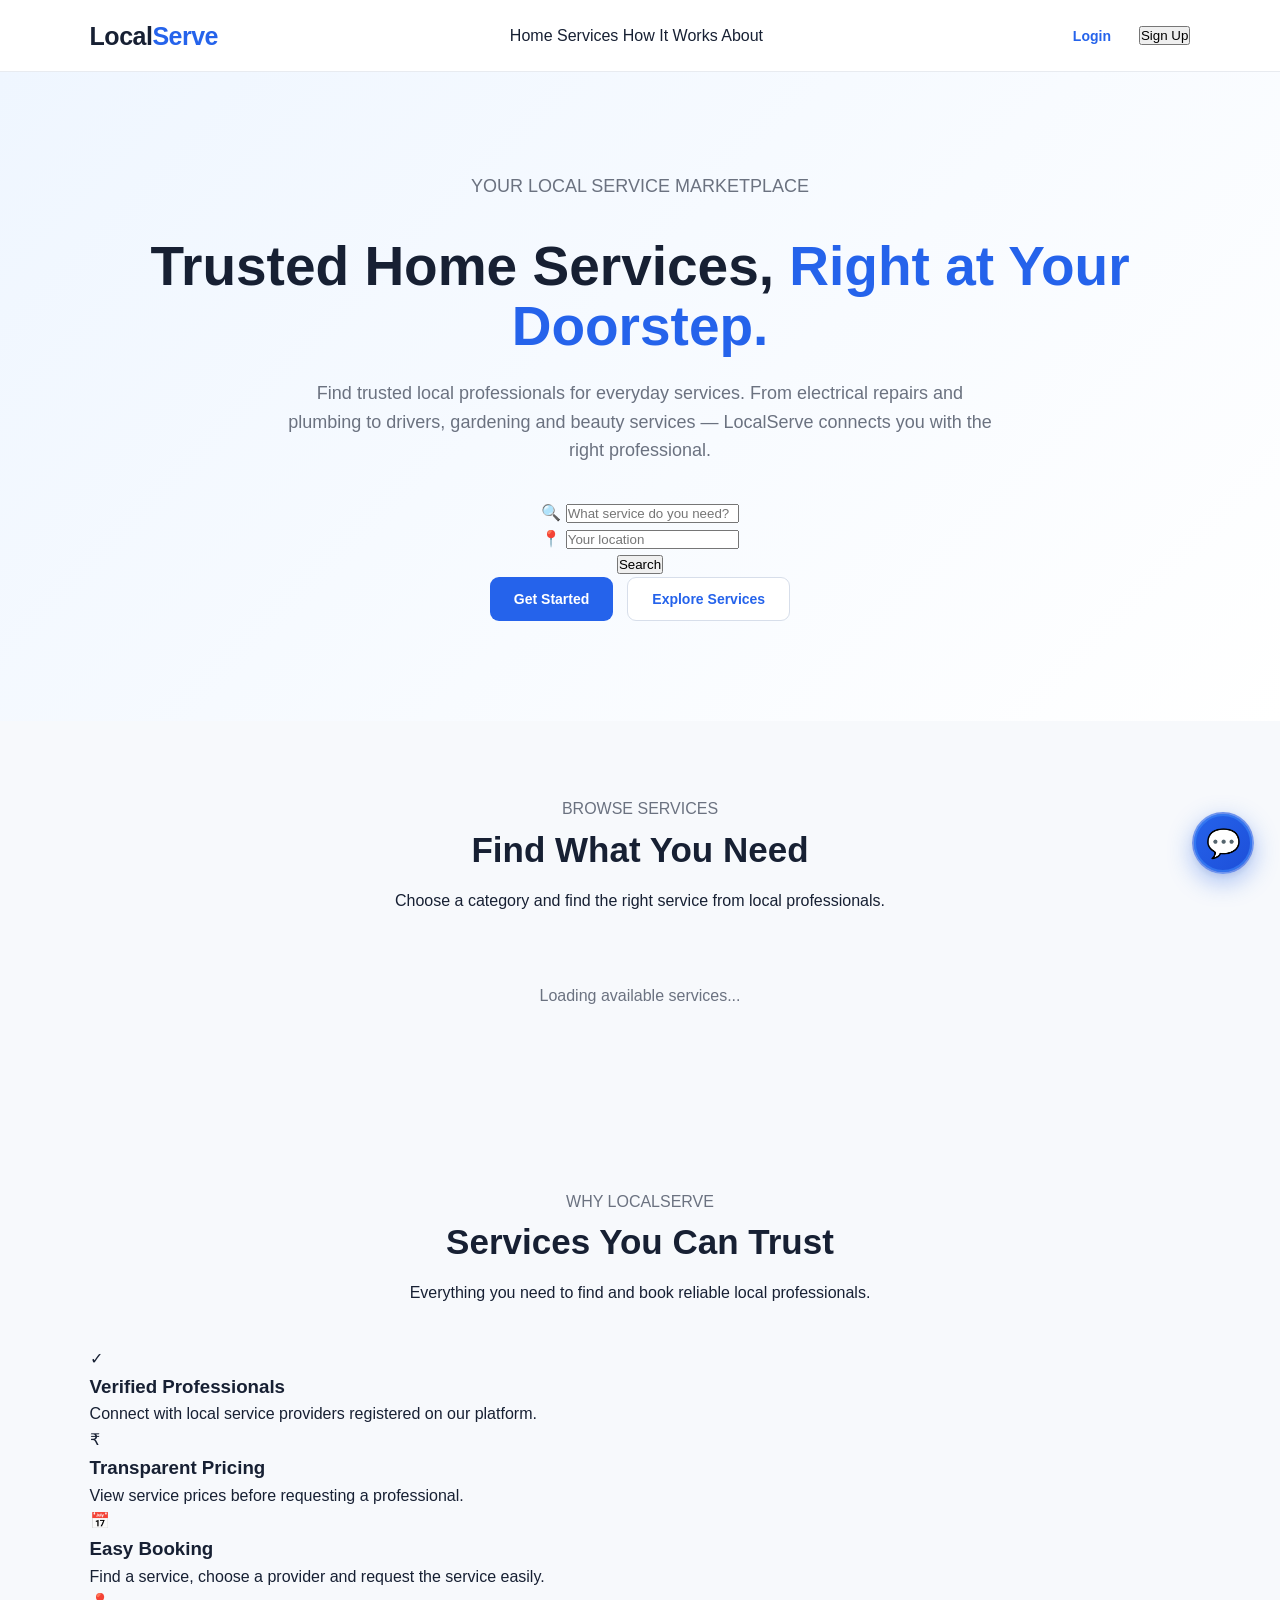
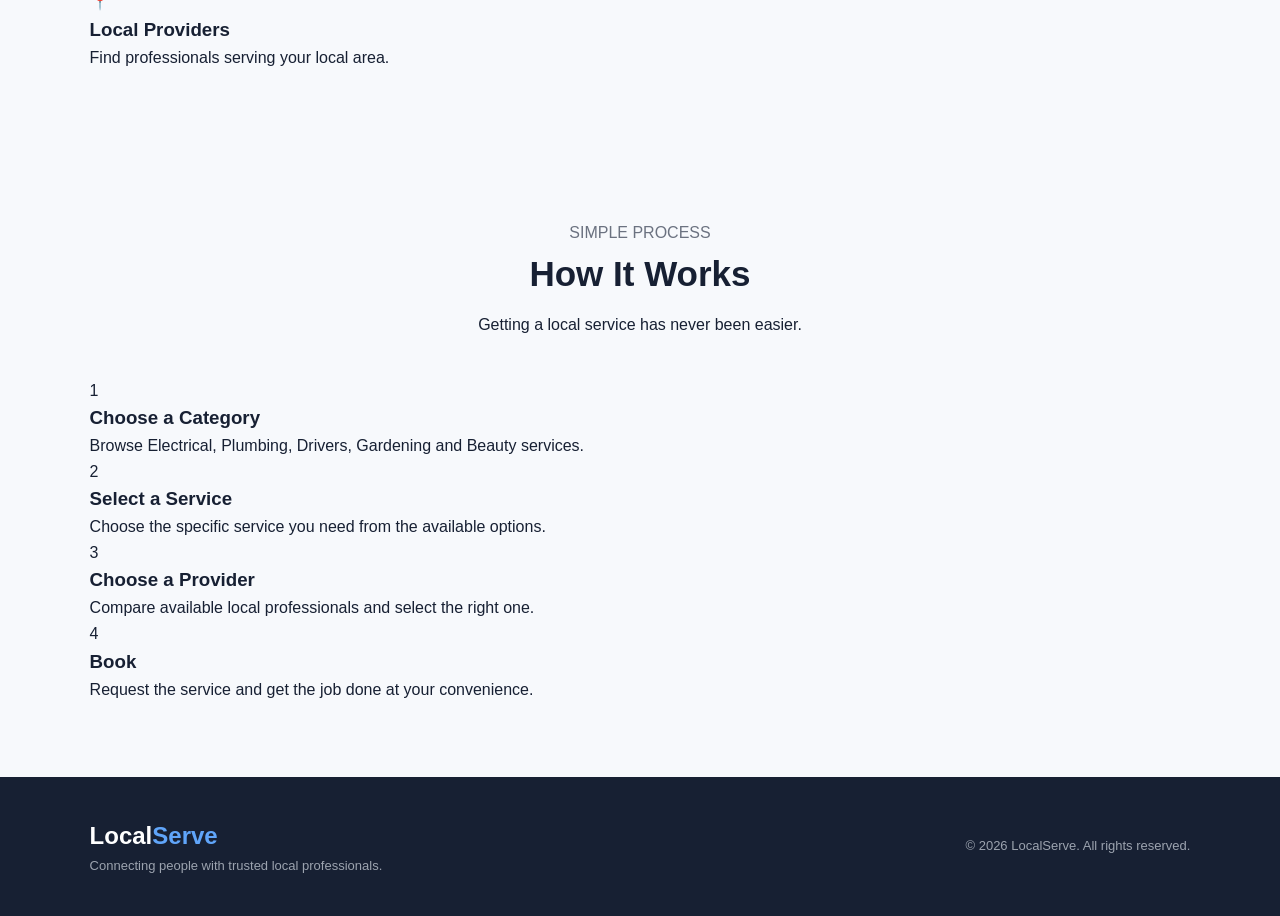
<file: Frontend/index.html>
<!DOCTYPE html>

<html lang="en">
<head>
    <meta charset="UTF-8">
    <meta name="viewport" content="width=device-width, initial-scale=1.0">
    <title>LocalServe | Trusted Local Services</title>

    <link rel="stylesheet" href="style.css">
    <link rel="stylesheet" href="chatbot.css">
</head>

<body>

<!-- ================= NAVBAR ================= -->

<header class="navbar">

    <div class="logo">
        Local<span>Serve</span>
    </div>

    <nav>
        <a href="index.html">Home</a>
        <a href="#services">Services</a>
        <a href="#how-it-works">How It Works</a>
        <a href="#about">About</a>
    </nav>

    <div class="nav-buttons">
        <button
            class="login-btn"
            onclick="goToLogin()">
            Login
        </button>

        <button
            class="signup-btn"
            onclick="goToRegister()">
            Sign Up
        </button>
    </div>

</header>


<main>

    <!-- ================= HERO ================= -->

    <section class="hero">

        <div class="hero-content">

            <p class="hero-tag">
                YOUR LOCAL SERVICE MARKETPLACE
            </p>

            <h1>
                Trusted Home Services,
                <span>Right at Your Doorstep.</span>
            </h1>

            <p class="hero-text">
                Find trusted local professionals for everyday
                services. From electrical repairs and plumbing
                to drivers, gardening and beauty services —
                LocalServe connects you with the right professional.
            </p>


            <!-- SEARCH -->

            <div class="hero-search">

                <div class="search-box">

                    <span class="search-icon">🔍</span>

                    <input
                        type="text"
                        id="homeServiceSearch"
                        placeholder="What service do you need?"
                    >

                </div>

                <div class="location-box">

                    <span>📍</span>

                    <input
                        type="text"
                        id="homeLocationSearch"
                        placeholder="Your location"
                    >

                </div>

                <button
                    class="hero-search-btn"
                    onclick="searchHomeServices()">

                    Search

                </button>

            </div>


            <div class="hero-buttons">

                <button
                    class="primary-btn"
                    onclick="goToRegister()">

                    Get Started

                </button>

                <button
                    class="secondary-btn"
                    onclick="scrollToServices()">

                    Explore Services

                </button>

            </div>

        </div>

    </section>


    <!-- ================= SERVICES ================= -->

    <section
        id="services"
        class="services-section">

        <div class="section-heading">

            <p>
                BROWSE SERVICES
            </p>

            <h2>
                Find What You Need
            </h2>

            <span>
                Choose a category and find the right service
                from local professionals.
            </span>

        </div>


        <!--
            JavaScript will automatically create
            the six category sections here.
        -->

        <div
            id="serviceCategories"
            class="category-container">

            <div class="services-loading">
                Loading available services...
            </div>

        </div>

    </section>


    <!-- ================= WHY LOCALSERVE ================= -->

    <section class="why-section">

        <div class="section-heading">

            <p>
                WHY LOCALSERVE
            </p>

            <h2>
                Services You Can Trust
            </h2>

            <span>
                Everything you need to find and book
                reliable local professionals.
            </span>

        </div>


        <div class="why-grid">

            <div class="why-card">

                <div class="why-icon">
                    ✓
                </div>

                <h3>
                    Verified Professionals
                </h3>

                <p>
                    Connect with local service providers
                    registered on our platform.
                </p>

            </div>


            <div class="why-card">

                <div class="why-icon">
                    ₹
                </div>

                <h3>
                    Transparent Pricing
                </h3>

                <p>
                    View service prices before requesting
                    a professional.
                </p>

            </div>


            <div class="why-card">

                <div class="why-icon">
                    📅
                </div>

                <h3>
                    Easy Booking
                </h3>

                <p>
                    Find a service, choose a provider
                    and request the service easily.
                </p>

            </div>


            <div class="why-card">

                <div class="why-icon">
                    📍
                </div>

                <h3>
                    Local Providers
                </h3>

                <p>
                    Find professionals serving your
                    local area.
                </p>

            </div>

        </div>

    </section>


    <!-- ================= HOW IT WORKS ================= -->

    <section
        id="how-it-works"
        class="how-section">

        <div class="section-heading">

            <p>
                SIMPLE PROCESS
            </p>

            <h2>
                How It Works
            </h2>

            <span>
                Getting a local service has never been easier.
            </span>

        </div>


        <div class="steps">

            <div class="step">

                <div class="step-number">
                    1
                </div>

                <h3>
                    Choose a Category
                </h3>

                <p>
                    Browse Electrical, Plumbing,
                    Drivers, Gardening and Beauty services.
                </p>

            </div>


            <div class="step">

                <div class="step-number">
                    2
                </div>

                <h3>
                    Select a Service
                </h3>

                <p>
                    Choose the specific service you
                    need from the available options.
                </p>

            </div>


            <div class="step">

                <div class="step-number">
                    3
                </div>

                <h3>
                    Choose a Provider
                </h3>

                <p>
                    Compare available local professionals
                    and select the right one.
                </p>

            </div>


            <div class="step">

                <div class="step-number">
                    4
                </div>

                <h3>
                    Book
                </h3>

                <p>
                    Request the service and get the
                    job done at your convenience.
                </p>

            </div>

        </div>

    </section>

</main>


<!-- ================= FOOTER ================= -->

<footer id="about">

    <div class="footer-content">

        <div>

            <h2>
                Local<span>Serve</span>
            </h2>

            <p>
                Connecting people with trusted
                local professionals.
            </p>

        </div>

        <div>

            <p>
                © 2026 LocalServe. All rights reserved.
            </p>

        </div>

    </div>

</footer>


<script src="script.js"></script>
<script src="chatbot.js"></script>

</body>
</html>
</file>
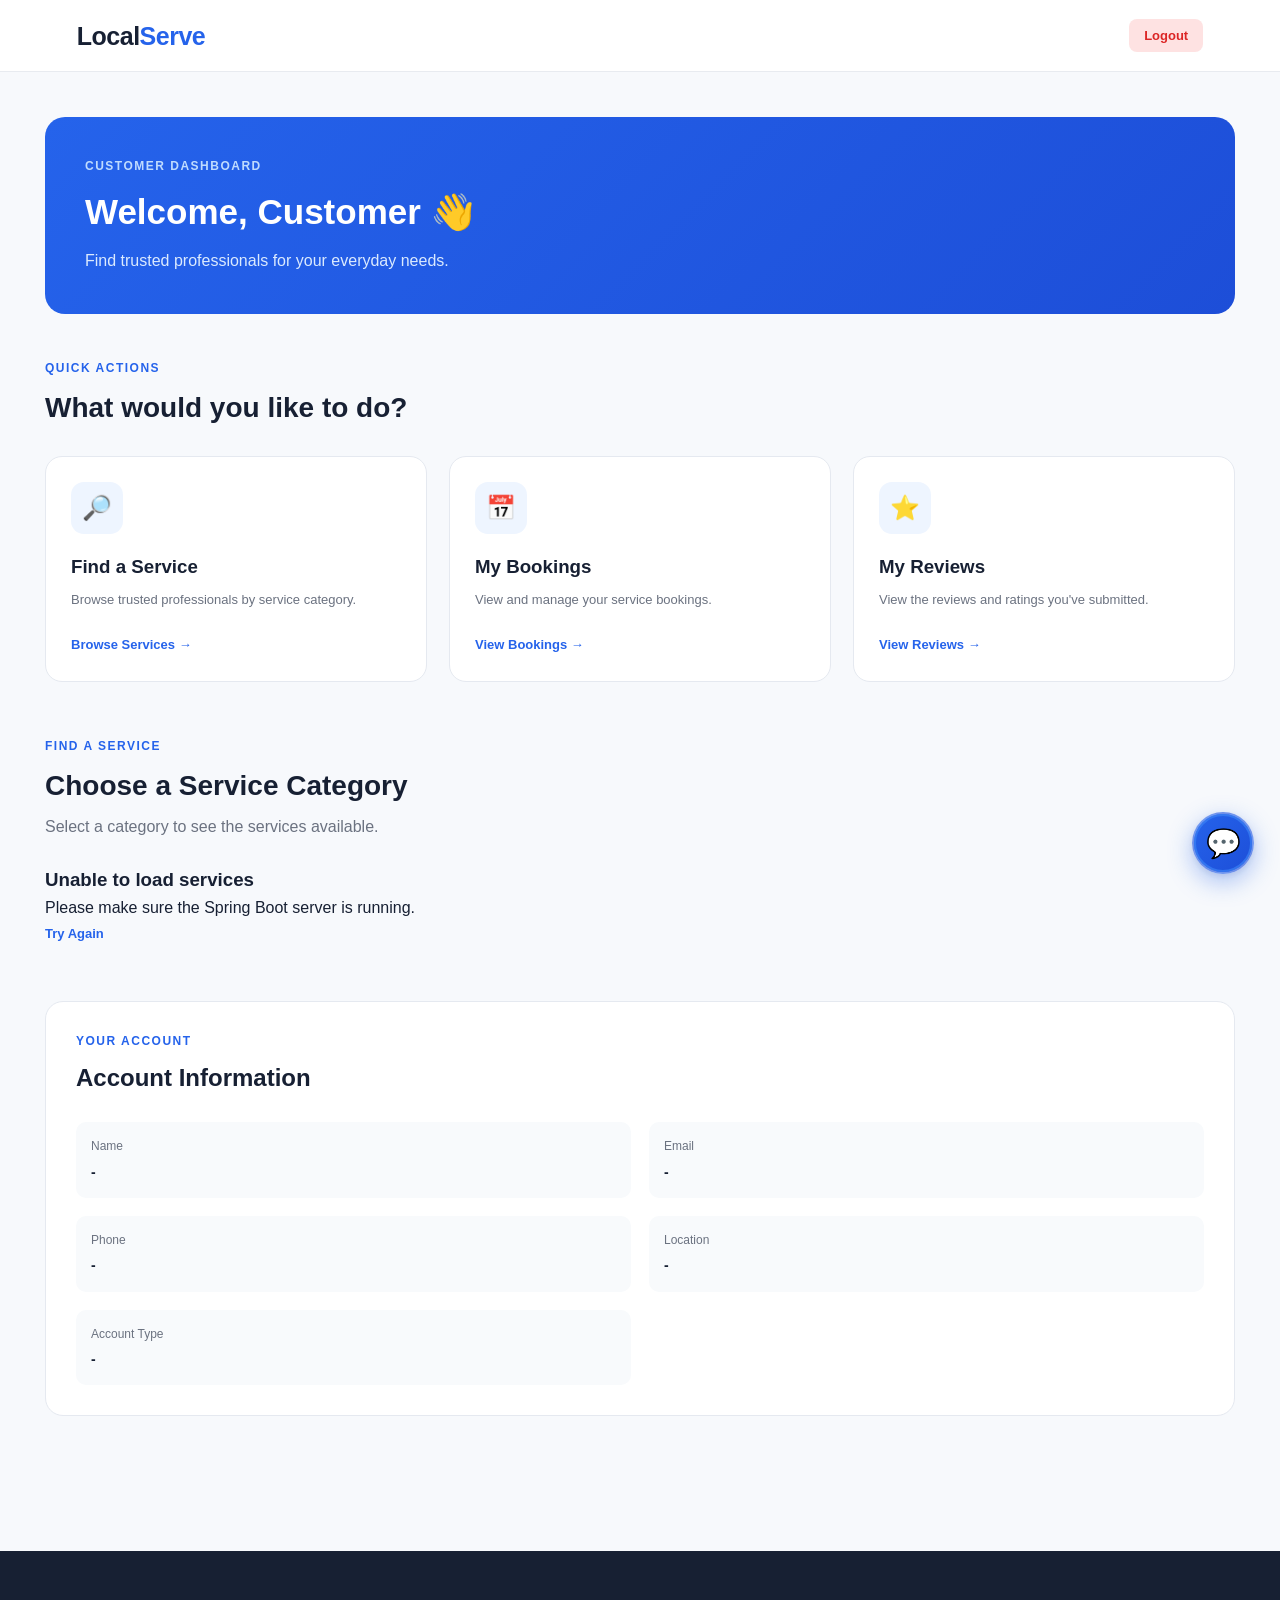
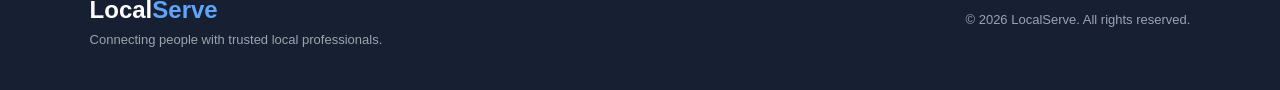
<file: Frontend/customer-dashboard.html>
<!DOCTYPE html>
<html lang="en">

<head>
    <meta charset="UTF-8">
    <meta name="viewport" content="width=device-width, initial-scale=1.0">

    <title>Customer Dashboard - LocalServe</title>

    <link rel="stylesheet" href="style.css">
    <link rel="stylesheet" href="chatbot.css">
</head>

<body>

<header class="dashboard-navbar">

    <div class="logo">
        Local<span>Serve</span>
    </div>

    <div class="dashboard-nav-right">

        <span id="userName"></span>

        <button class="logout-btn" onclick="logout()">
            Logout
        </button>

    </div>

</header>


<main class="dashboard">

    <!-- ================= WELCOME ================= -->

    <section class="dashboard-welcome">

        <div>

            <p class="dashboard-label">
                CUSTOMER DASHBOARD
            </p>

            <h1>
                Welcome, <span id="welcomeName">Customer</span> 👋
            </h1>

            <p>
                Find trusted professionals for your everyday needs.
            </p>

        </div>

    </section>


    <!-- ================= QUICK ACTIONS ================= -->

    <section class="dashboard-section">

        <div class="dashboard-section-heading">

            <div>

                <p class="dashboard-label">
                    QUICK ACTIONS
                </p>

                <h2>
                    What would you like to do?
                </h2>

            </div>

        </div>


        <div class="dashboard-cards">

            <!-- FIND SERVICE -->

            <div class="dashboard-card">

                <div class="dashboard-card-icon">
                    🔎
                </div>

                <h3>
                    Find a Service
                </h3>

                <p>
                    Browse trusted professionals by service category.
                </p>

                <button
                    class="dashboard-action"
                    onclick="findServices()">

                    Browse Services →

                </button>

            </div>


            <!-- BOOKINGS -->

            <div class="dashboard-card">

                <div class="dashboard-card-icon">
                    📅
                </div>

                <h3>
                    My Bookings
                </h3>

                <p>
                    View and manage your service bookings.
                </p>

                <button
                    class="dashboard-action"
                    onclick="viewBookings()">

                    View Bookings →

                </button>

            </div>


            <!-- REVIEWS -->

            <div class="dashboard-card">

                <div class="dashboard-card-icon">
                    ⭐
                </div>

                <h3>
                    My Reviews
                </h3>

                <p>
                    View the reviews and ratings you've submitted.
                </p>

                <button
                    class="dashboard-action"
                    onclick="viewReviews()">

                    View Reviews →

                </button>

            </div>

        </div>

    </section>


    <!-- ================= SERVICES ================= -->

    <section
        class="dashboard-section"
        id="servicesSection">

        <div class="dashboard-section-heading">

            <div>

                <p class="dashboard-label">
                    FIND A SERVICE
                </p>

                <h2 id="servicesHeading">
                    Choose a Service Category
                </h2>

                <p id="servicesSubheading">
                    Select a category to see the services available.
                </p>

            </div>

        </div>


        <!-- ================= CATEGORY VIEW ================= -->

        <div
            class="customer-category-container"
            id="customerCategories">

            <p class="services-loading">
                Loading service categories...
            </p>

        </div>


        <!-- ================= INDIVIDUAL SERVICES VIEW ================= -->

        <div
            class="customer-services-container"
            id="customerServices"
            style="display: none;">

        </div>

    </section>
<!-- ================= MY BOOKINGS ================= -->

<section
    class="dashboard-section"
    id="bookingsSection"
    style="display: none;">

    <div class="dashboard-section-heading">

        <div>

            <p class="dashboard-label">
                MY BOOKINGS
            </p>

            <h2>
                Your Service Bookings
            </h2>

            <p>
                View the services you have booked and their current status.
            </p>

        </div>

    </div>

    <div id="customerBookings">

        <p class="services-loading">
            Loading your bookings...
        </p>

    </div>

</section>

    <!-- ================= ACCOUNT INFORMATION ================= -->

    <section class="dashboard-section">

        <div class="account-box">

            <div>

                <p class="dashboard-label">
                    YOUR ACCOUNT
                </p>

                <h2>
                    Account Information
                </h2>

            </div>


            <div class="account-details">

                <div>

                    <span>
                        Name
                    </span>

                    <strong id="accountName">
                        -
                    </strong>

                </div>


                <div>

                    <span>
                        Email
                    </span>

                    <strong id="accountEmail">
                        -
                    </strong>

                </div>


                <div>

                    <span>
                        Phone
                    </span>

                    <strong id="accountPhone">
                        -
                    </strong>

                </div>


                <div>

                    <span>
                        Location
                    </span>

                    <strong id="accountLocation">
                        -
                    </strong>

                </div>


                <div>

                    <span>
                        Account Type
                    </span>

                    <strong id="accountRole">
                        -
                    </strong>

                </div>

            </div>

        </div>

    </section>

</main>


<!-- ================= FOOTER ================= -->

<footer>

    <div class="footer-content">

        <div>

            <h2>
                Local<span>Serve</span>
            </h2>

            <p>
                Connecting people with trusted local professionals.
            </p>

        </div>


        <div>

            <p>
                © 2026 LocalServe. All rights reserved.
            </p>

        </div>

    </div>

</footer>


<script src="script.js"></script>
<script src="chatbot.js"></script>

</body>
</html>
</file>
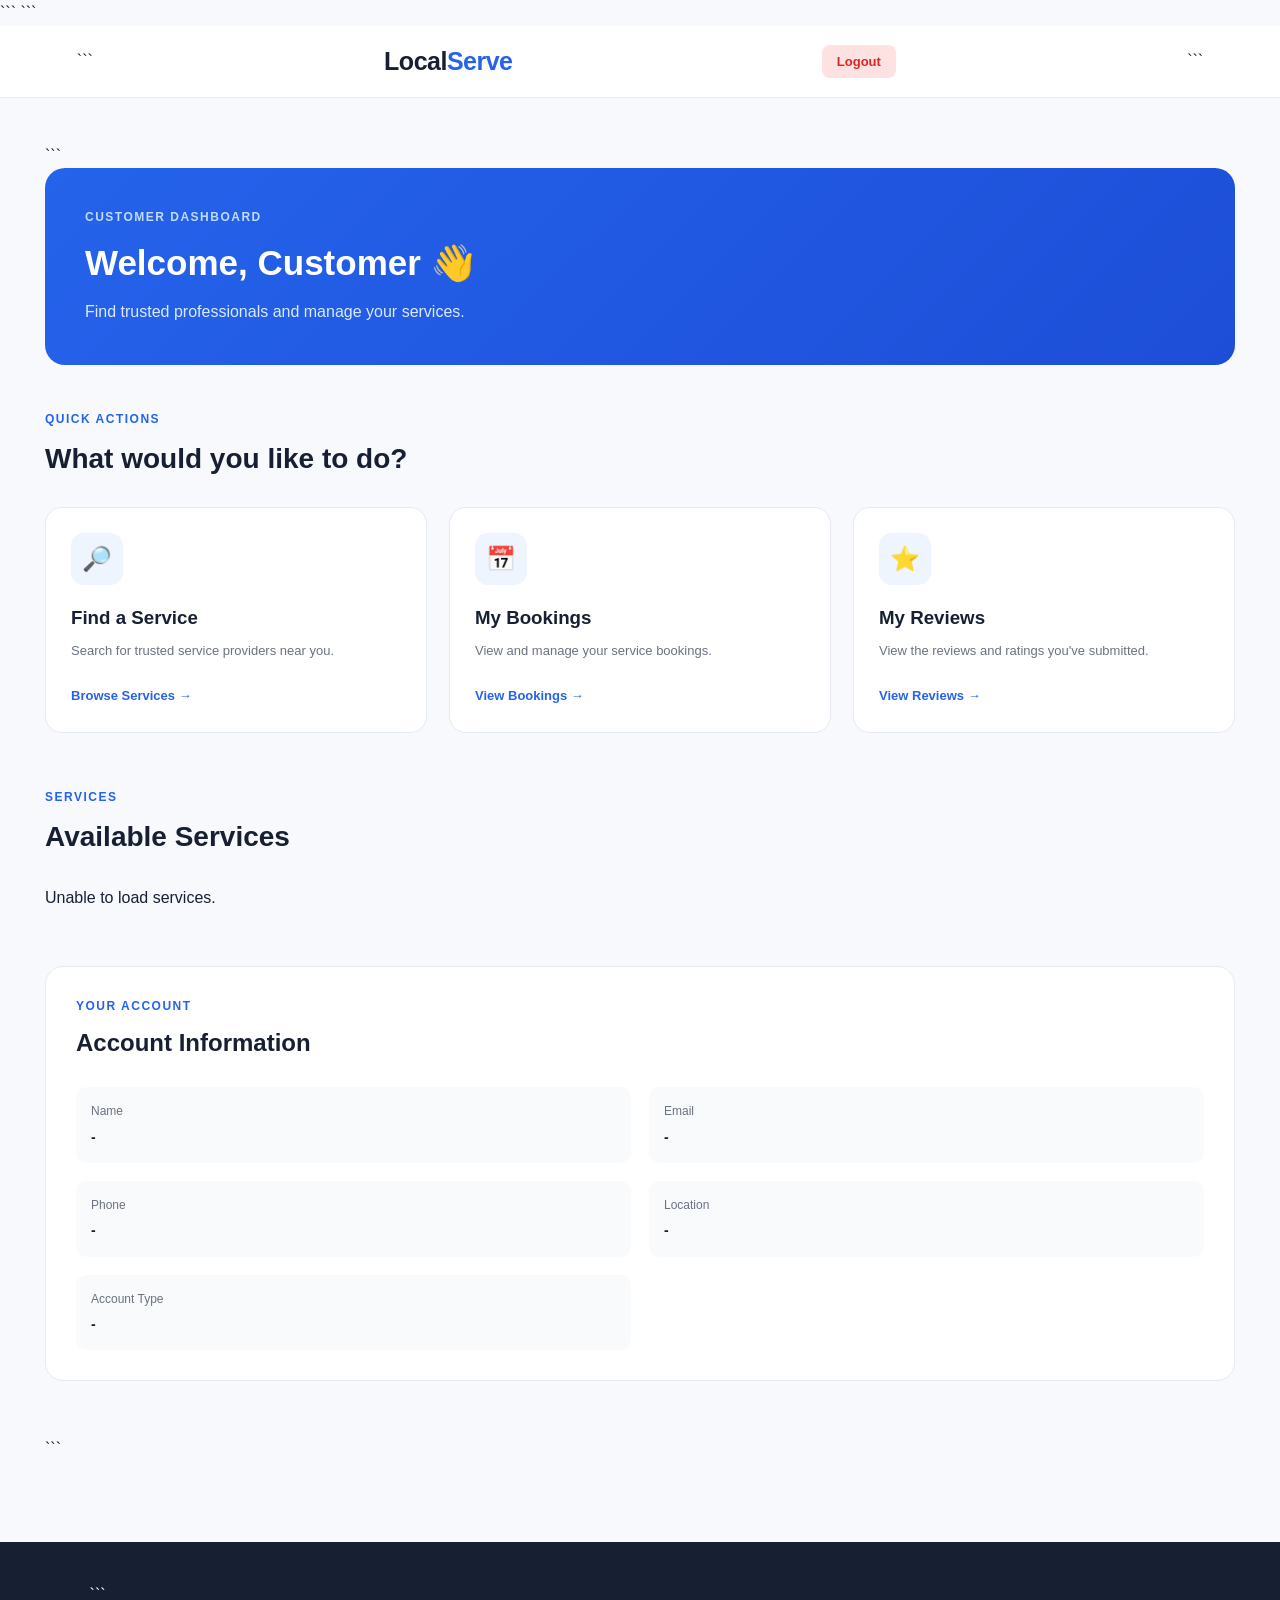
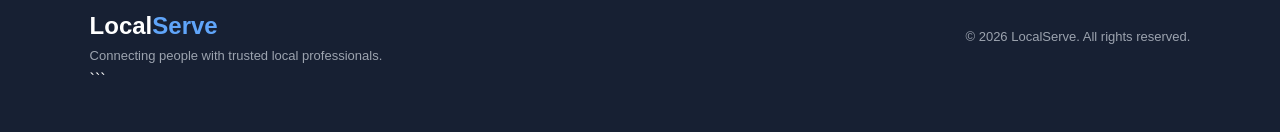
<file: Frontend/customer-dashboard11.html>
<!DOCTYPE html>

<html lang="en">
<head>
    <meta charset="UTF-8">
    <meta name="viewport" content="width=device-width, initial-scale=1.0">

```
<title>Customer Dashboard - LocalServe</title>

<link rel="stylesheet" href="style.css">
```

</head>

<body>

<header class="dashboard-navbar">

```
<div class="logo">
    Local<span>Serve</span>
</div>

<div class="dashboard-nav-right">

    <span id="userName"></span>

    <button class="logout-btn" onclick="logout()">
        Logout
    </button>

</div>
```

</header>

<main class="dashboard">

```
<!-- ================= WELCOME ================= -->

<section class="dashboard-welcome">

    <div>

        <p class="dashboard-label">
            CUSTOMER DASHBOARD
        </p>

        <h1>
            Welcome, <span id="welcomeName">Customer</span> 👋
        </h1>

        <p>
            Find trusted professionals and manage your services.
        </p>

    </div>

</section>


<!-- ================= QUICK ACTIONS ================= -->

<section class="dashboard-section">

    <div class="dashboard-section-heading">

        <div>

            <p class="dashboard-label">
                QUICK ACTIONS
            </p>

            <h2>
                What would you like to do?
            </h2>

        </div>

    </div>


    <div class="dashboard-cards">

        <!-- FIND SERVICE -->

        <div class="dashboard-card">

            <div class="dashboard-card-icon">
                🔎
            </div>

            <h3>
                Find a Service
            </h3>

            <p>
                Search for trusted service providers near you.
            </p>

            <button
                class="dashboard-action"
                onclick="findServices()">

                Browse Services →

            </button>

        </div>


        <!-- BOOKINGS -->

        <div class="dashboard-card">

            <div class="dashboard-card-icon">
                📅
            </div>

            <h3>
                My Bookings
            </h3>

            <p>
                View and manage your service bookings.
            </p>

            <button
                class="dashboard-action"
                onclick="viewBookings()">

                View Bookings →

            </button>

        </div>


        <!-- REVIEWS -->

        <div class="dashboard-card">

            <div class="dashboard-card-icon">
                ⭐
            </div>

            <h3>
                My Reviews
            </h3>

            <p>
                View the reviews and ratings you've submitted.
            </p>

            <button
                class="dashboard-action"
                onclick="viewReviews()">

                View Reviews →

            </button>

        </div>

    </div>

</section>


<!-- ================= SERVICES ================= -->

<section class="dashboard-section">

    <div class="dashboard-section-heading">

        <div>

            <p class="dashboard-label">
                SERVICES
            </p>

            <h2>
                Available Services
            </h2>

        </div>

    </div>


    <!-- Services from Spring Boot API -->

    <div
        class="dashboard-service-grid"
        id="serviceGrid">

        <p id="servicesLoading">
            Loading services...
        </p>

    </div>

</section>


<!-- ================= ACCOUNT INFORMATION ================= -->

<section class="dashboard-section">

    <div class="account-box">

        <div>

            <p class="dashboard-label">
                YOUR ACCOUNT
            </p>

            <h2>
                Account Information
            </h2>

        </div>


        <div class="account-details">

            <div>

                <span>
                    Name
                </span>

                <strong id="accountName">
                    -
                </strong>

            </div>


            <div>

                <span>
                    Email
                </span>

                <strong id="accountEmail">
                    -
                </strong>

            </div>


            <div>

                <span>
                    Phone
                </span>

                <strong id="accountPhone">
                    -
                </strong>

            </div>


            <div>

                <span>
                    Location
                </span>

                <strong id="accountLocation">
                    -
                </strong>

            </div>


            <div>

                <span>
                    Account Type
                </span>

                <strong id="accountRole">
                    -
                </strong>

            </div>

        </div>

    </div>

</section>
```

</main>

<!-- ================= FOOTER ================= -->

<footer>

```
<div class="footer-content">

    <div>

        <h2>
            Local<span>Serve</span>
        </h2>

        <p>
            Connecting people with trusted local professionals.
        </p>

    </div>


    <div>

        <p>
            © 2026 LocalServe. All rights reserved.
        </p>

    </div>

</div>
```

</footer>

<script src="script.js"></script>

</body>
</html>
</file>
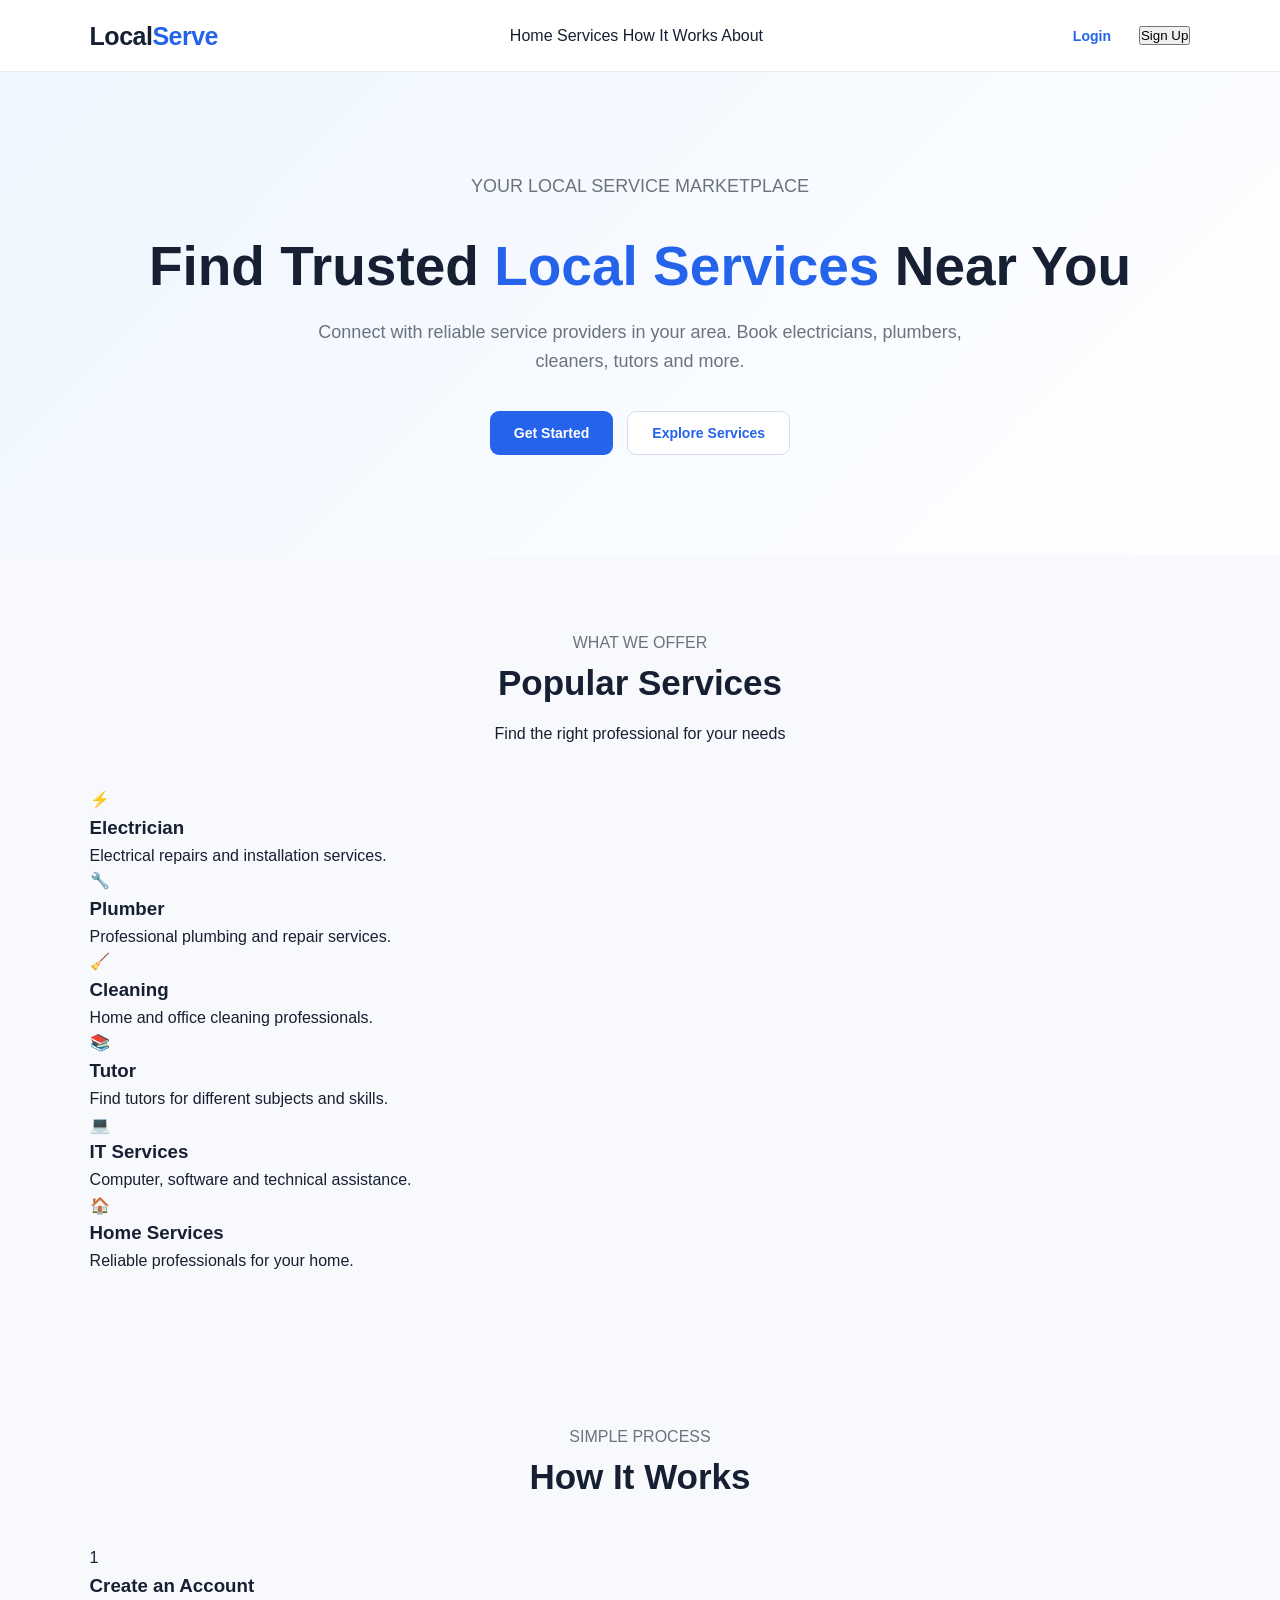
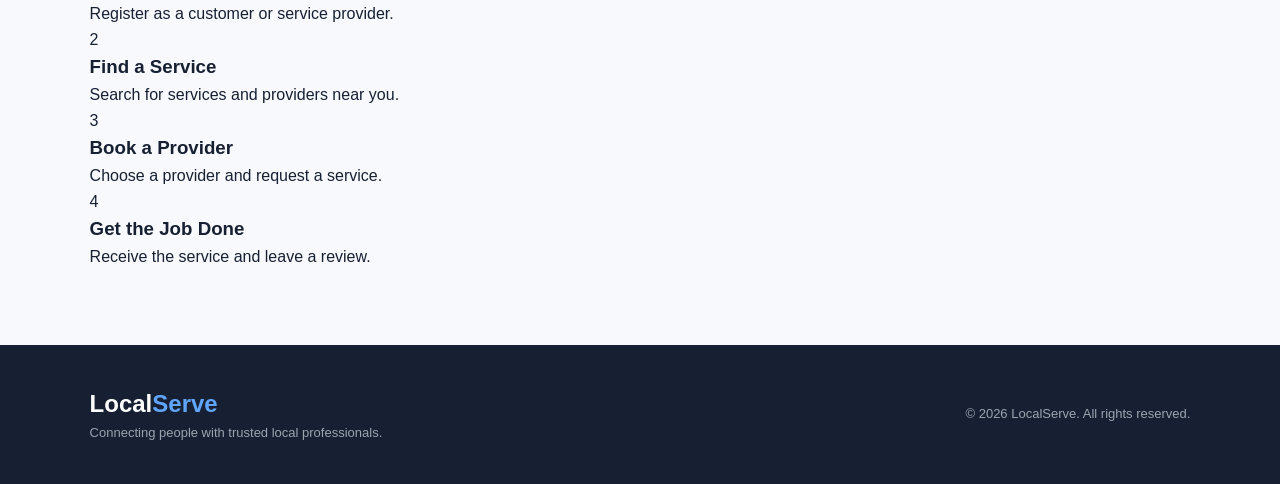
<file: Frontend/index1.html>
<!DOCTYPE html>
<html lang="en">
<head>
    <meta charset="UTF-8">
    <meta name="viewport" content="width=device-width, initial-scale=1.0">
    <title>Local Service Marketplace</title>
    <link rel="stylesheet" href="style.css">
</head>
<body>

    <header class="navbar">
        <div class="logo">Local<span>Serve</span></div>

        <nav>
            <a href="index.html">Home</a>
            <a href="#services">Services</a>
            <a href="#how-it-works">How It Works</a>
            <a href="#about">About</a>
        </nav>

        <div class="nav-buttons">
            <button class="login-btn" onclick="goToLogin()">Login</button>
            <button class="signup-btn" onclick="goToRegister()">Sign Up</button>
        </div>
    </header>

    <main>

        <section class="hero">
            <div class="hero-content">
                <p class="hero-tag">YOUR LOCAL SERVICE MARKETPLACE</p>

                <h1>Find Trusted <span>Local Services</span> Near You</h1>

                <p class="hero-text">
                    Connect with reliable service providers in your area.
                    Book electricians, plumbers, cleaners, tutors and more.
                </p>

                <div class="hero-buttons">
                    <button class="primary-btn" onclick="goToRegister()">
                        Get Started
                    </button>

                    <button class="secondary-btn" onclick="scrollToServices()">
                        Explore Services
                    </button>
                </div>
            </div>
        </section>

        <section id="services" class="services-section">

            <div class="section-heading">
                <p>WHAT WE OFFER</p>
                <h2>Popular Services</h2>
                <span>Find the right professional for your needs</span>
            </div>

            <div class="service-grid">

                <div class="service-card">
                    <div class="service-icon">⚡</div>
                    <h3>Electrician</h3>
                    <p>Electrical repairs and installation services.</p>
                </div>

                <div class="service-card">
                    <div class="service-icon">🔧</div>
                    <h3>Plumber</h3>
                    <p>Professional plumbing and repair services.</p>
                </div>

                <div class="service-card">
                    <div class="service-icon">🧹</div>
                    <h3>Cleaning</h3>
                    <p>Home and office cleaning professionals.</p>
                </div>

                <div class="service-card">
                    <div class="service-icon">📚</div>
                    <h3>Tutor</h3>
                    <p>Find tutors for different subjects and skills.</p>
                </div>

                <div class="service-card">
                    <div class="service-icon">💻</div>
                    <h3>IT Services</h3>
                    <p>Computer, software and technical assistance.</p>
                </div>

                <div class="service-card">
                    <div class="service-icon">🏠</div>
                    <h3>Home Services</h3>
                    <p>Reliable professionals for your home.</p>
                </div>

            </div>
        </section>

        <section id="how-it-works" class="how-section">

            <div class="section-heading">
                <p>SIMPLE PROCESS</p>
                <h2>How It Works</h2>
            </div>

            <div class="steps">

                <div class="step">
                    <div class="step-number">1</div>
                    <h3>Create an Account</h3>
                    <p>Register as a customer or service provider.</p>
                </div>

                <div class="step">
                    <div class="step-number">2</div>
                    <h3>Find a Service</h3>
                    <p>Search for services and providers near you.</p>
                </div>

                <div class="step">
                    <div class="step-number">3</div>
                    <h3>Book a Provider</h3>
                    <p>Choose a provider and request a service.</p>
                </div>

                <div class="step">
                    <div class="step-number">4</div>
                    <h3>Get the Job Done</h3>
                    <p>Receive the service and leave a review.</p>
                </div>

            </div>
        </section>

    </main>

    <footer id="about">
        <div class="footer-content">
            <div>
                <h2>Local<span>Serve</span></h2>
                <p>Connecting people with trusted local professionals.</p>
            </div>

            <div>
                <p>© 2026 LocalServe. All rights reserved.</p>
            </div>
        </div>
    </footer>

    <script src="script.js"></script>
</body>
</html>
</file>
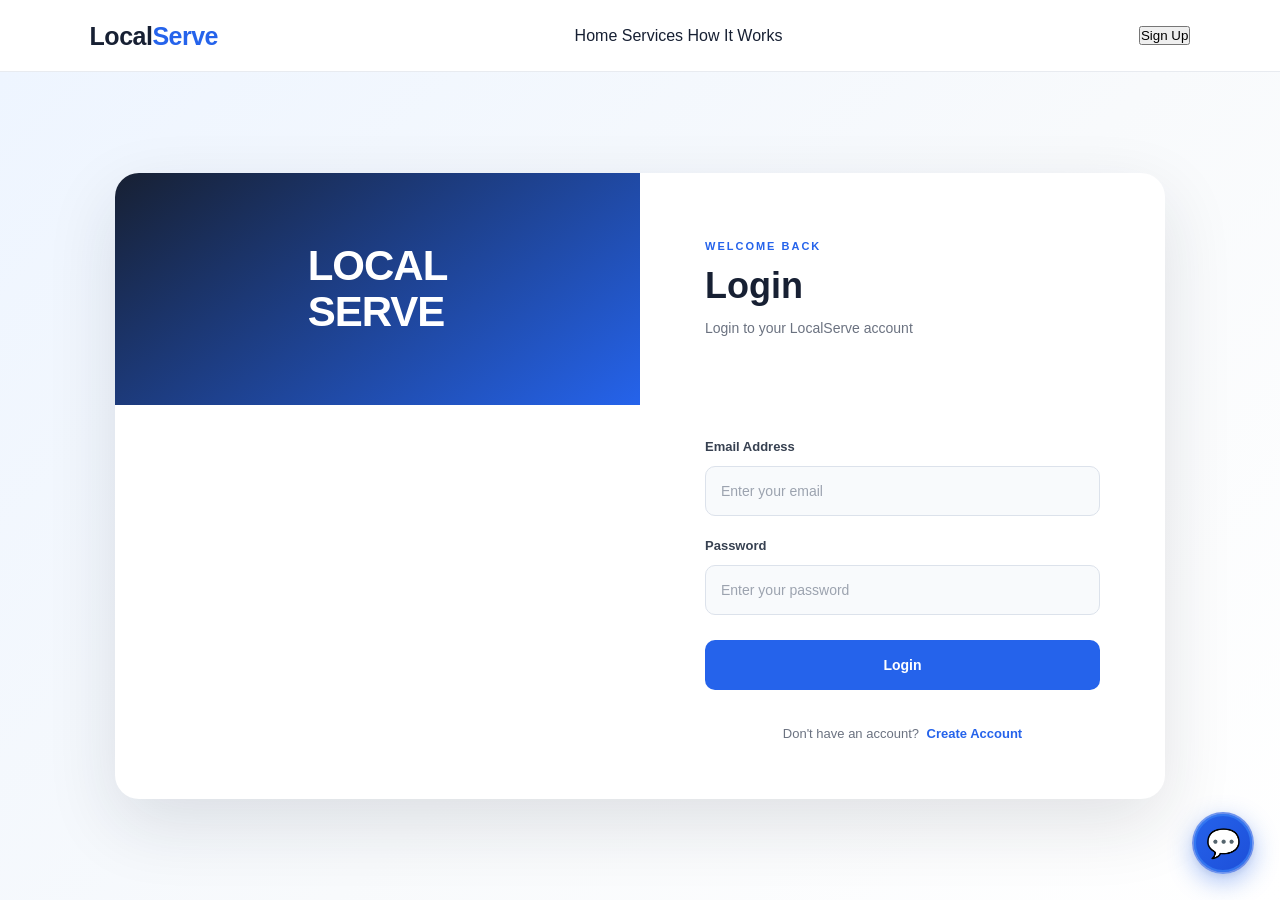
<file: Frontend/login.html>
<!DOCTYPE html>
<html lang="en">
<head>
    <meta charset="UTF-8">
    <meta name="viewport" content="width=device-width, initial-scale=1.0">
    <title>Login - LocalServe</title>
    <link rel="stylesheet" href="style.css">
    <link rel="stylesheet" href="chatbot.css">
</head>

<body>

<header class="navbar">

    <div class="logo">
        Local<span>Serve</span>
    </div>

    <nav>
        <a href="index.html">Home</a>
        <a href="index.html#services">Services</a>
        <a href="index.html#how-it-works">How It Works</a>
    </nav>

    <div class="nav-buttons">
        <button class="signup-btn"
                onclick="window.location.href='register.html'">
            Sign Up
        </button>
    </div>

</header>


<main class="auth-page">

    <div class="auth-card">

        <div class="auth-header">
            <p>WELCOME BACK</p>

            <h1>Login</h1>

            <span>
                Login to your LocalServe account
            </span>
        </div>


        <form id="loginForm">

            <div class="form-group">

                <label for="loginEmail">
                    Email Address
                </label>

                <input
                    type="email"
                    id="loginEmail"
                    placeholder="Enter your email"
                    required
                >

            </div>


            <div class="form-group">

                <label for="loginPassword">
                    Password
                </label>

                <input
                    type="password"
                    id="loginPassword"
                    placeholder="Enter your password"
                    required
                >

            </div>


            <button
                type="submit"
                class="auth-submit">

                Login

            </button>


            <p
                id="loginMessage"
                class="register-message">
            </p>

        </form>


        <div class="auth-footer">

            Don't have an account?

            <a href="register.html">
                Create Account
            </a>

        </div>

    </div>

</main>


<script src="script.js"></script>
<script src="chatbot.js"></script>

</body>
</html>
</file>
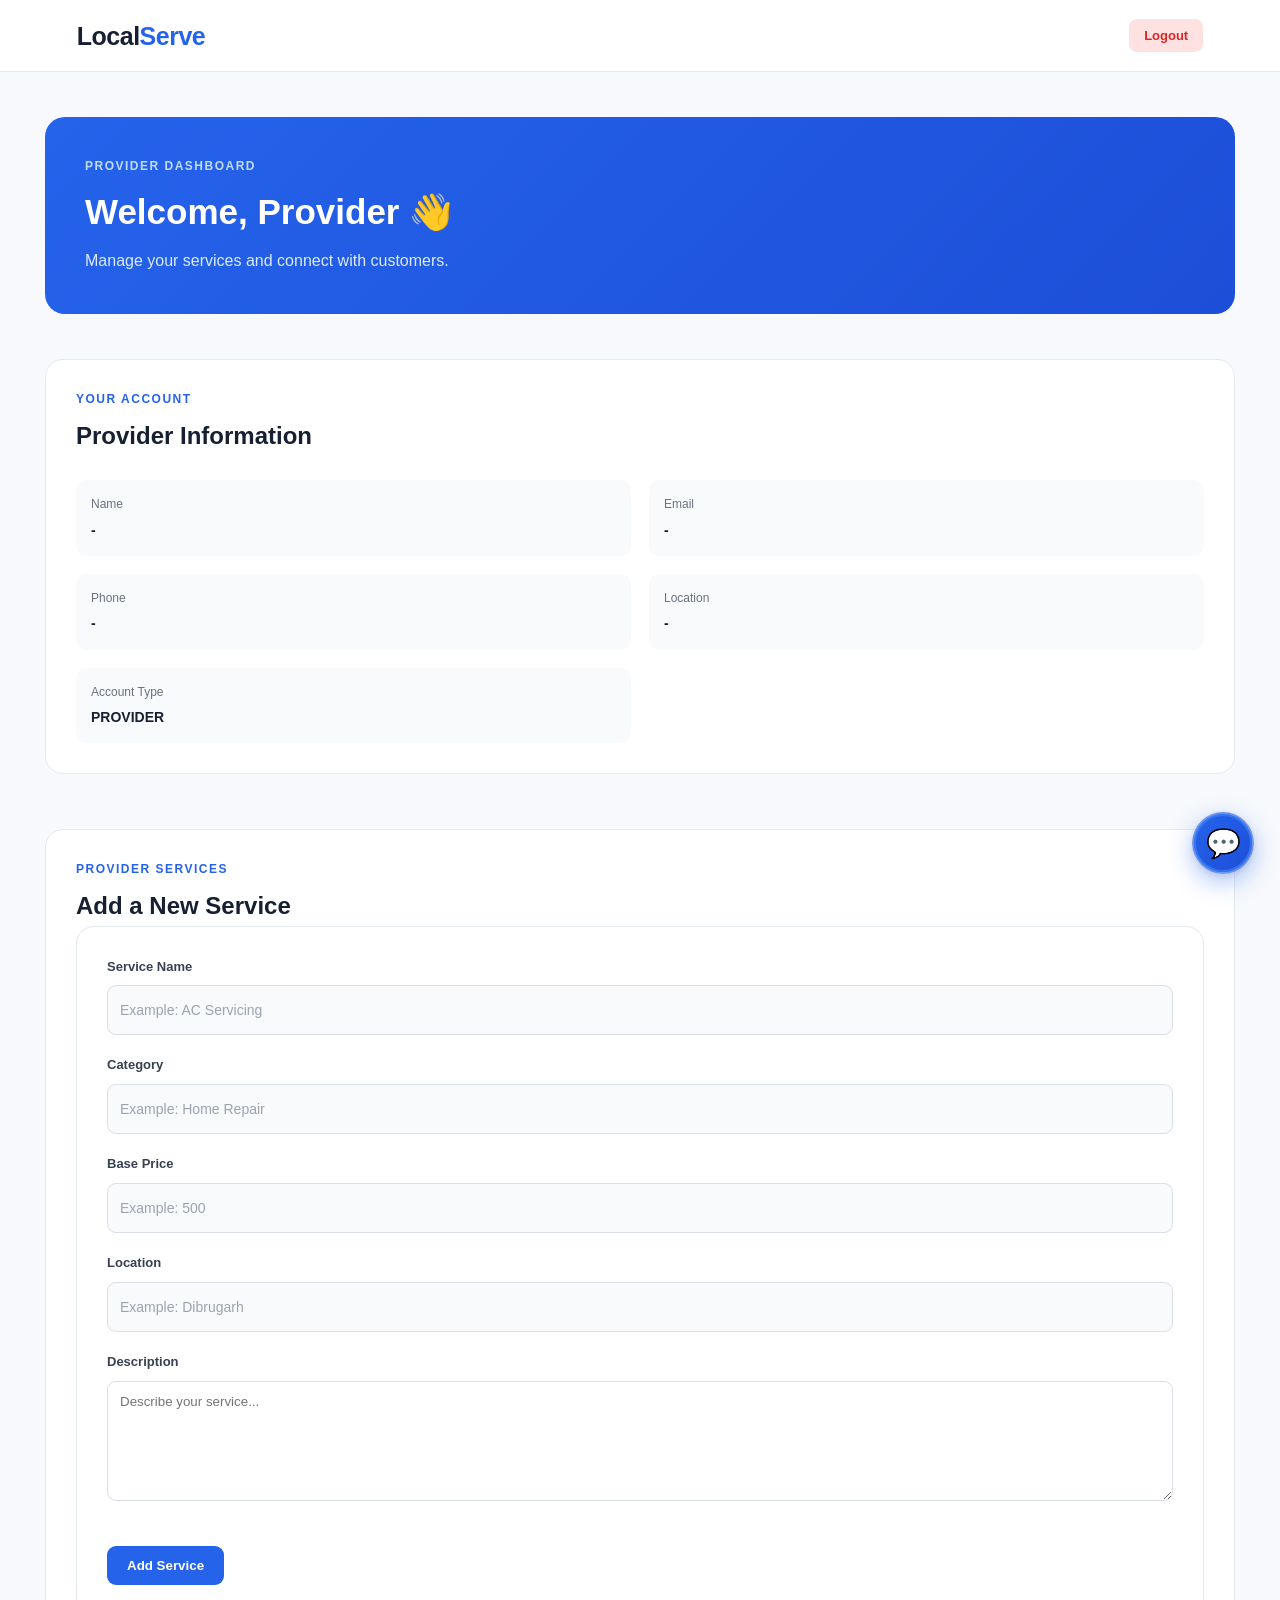
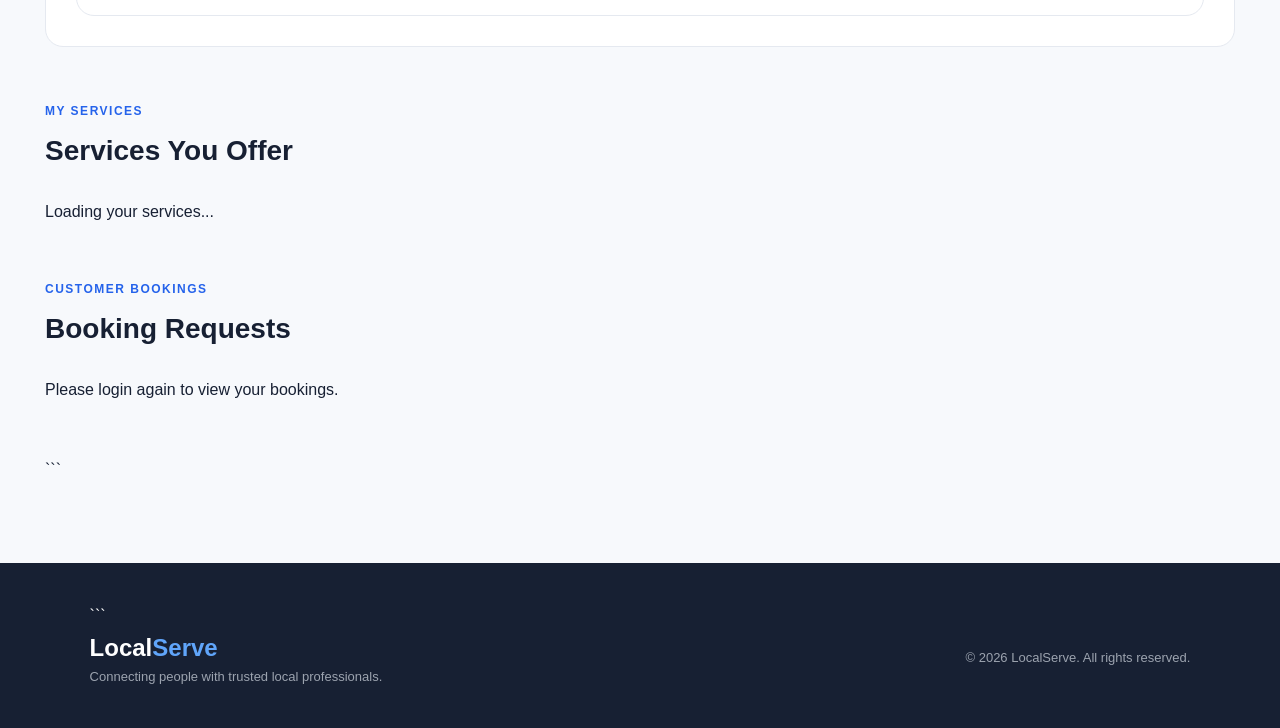
<file: Frontend/provider-dashboard.html>
<!DOCTYPE html>

<html lang="en">

<head>

<meta charset="UTF-8">
<meta name="viewport" content="width=device-width, initial-scale=1.0">
<title>Provider Dashboard - LocalServe</title>
<link rel="stylesheet" href="style.css">
<link rel="stylesheet" href="chatbot.css">
</head>

<body>

<header class="dashboard-navbar">

<div class="logo">
    Local<span>Serve</span>
</div>


<div class="dashboard-nav-right">

    <span id="providerName"></span>

    <button
        class="logout-btn"
        onclick="logout()"
    >
        Logout
    </button>

</div>

</header>

<main class="dashboard">

<!-- ================= WELCOME ================= -->

<section class="dashboard-welcome">

    <div>

        <p class="dashboard-label">
            PROVIDER DASHBOARD
        </p>

        <h1>

            Welcome,

            <span id="providerWelcomeName">
                Provider
            </span>

            👋

        </h1>

        <p>
            Manage your services and connect with customers.
        </p>

    </div>

</section>



<!-- ================= ACCOUNT ================= -->

<section class="dashboard-section">

    <div class="account-box">

        <p class="dashboard-label">
            YOUR ACCOUNT
        </p>

        <h2>
            Provider Information
        </h2>


        <div class="account-details">


            <div>

                <span>
                    Name
                </span>

                <strong id="providerAccountName">
                    -
                </strong>

            </div>


            <div>

                <span>
                    Email
                </span>

                <strong id="providerAccountEmail">
                    -
                </strong>

            </div>


            <div>

                <span>
                    Phone
                </span>

                <strong id="providerAccountPhone">
                    -
                </strong>

            </div>


            <div>

                <span>
                    Location
                </span>

                <strong id="providerAccountLocation">
                    -
                </strong>

            </div>


            <div>

                <span>
                    Account Type
                </span>

                <strong>
                    PROVIDER
                </strong>

            </div>


        </div>

    </div>

</section>



<!-- ================= ADD SERVICE ================= -->

<section class="dashboard-section">

    <div class="account-box">

        <p class="dashboard-label">
            PROVIDER SERVICES
        </p>

        <h2>
            Add a New Service
        </h2>


        <form
            id="serviceForm"
            class="service-form"
        >


            <div class="form-group">

                <label for="serviceName">
                    Service Name
                </label>

                <input
                    type="text"
                    id="serviceName"
                    placeholder="Example: AC Servicing"
                    required
                >

            </div>



            <div class="form-group">

                <label for="category">
                    Category
                </label>

                <input
                    type="text"
                    id="category"
                    placeholder="Example: Home Repair"
                    required
                >

            </div>



            <div class="form-group">

                <label for="price">
                    Base Price
                </label>

                <input
                    type="number"
                    id="price"
                    min="0"
                    step="0.01"
                    placeholder="Example: 500"
                    required
                >

            </div>



            <div class="form-group">

                <label for="serviceLocation">
                    Location
                </label>

                <input
                    type="text"
                    id="serviceLocation"
                    placeholder="Example: Dibrugarh"
                >

            </div>



            <div class="form-group">

                <label for="description">
                    Description
                </label>

                <textarea
                    id="description"
                    rows="4"
                    maxlength="500"
                    placeholder="Describe your service..."
                ></textarea>

            </div>



            <button
                type="submit"
                class="dashboard-submit-btn"
            >
                Add Service
            </button>


            <p
                id="serviceMessage"
                class="service-message"
            ></p>


        </form>

    </div>

</section>



<!-- ================= MY SERVICES ================= -->

<section class="dashboard-section">

    <div class="dashboard-section-heading">

        <p class="dashboard-label">
            MY SERVICES
        </p>

        <h2>
            Services You Offer
        </h2>

    </div>


    <div
        class="dashboard-service-grid"
        id="providerServiceGrid"
    >

        <p>
            Loading your services...
        </p>

    </div>

</section>



<!-- ================= CUSTOMER BOOKINGS ================= -->

<section class="dashboard-section">

    <div class="dashboard-section-heading">

        <p class="dashboard-label">
            CUSTOMER BOOKINGS
        </p>

        <h2>
            Booking Requests
        </h2>

    </div>


    <div
        class="dashboard-service-grid"
        id="providerBookingGrid"
    >

        <p>
            Loading booking requests...
        </p>

    </div>

</section>
```

</main>

<!-- ================= FOOTER ================= -->

<footer>

```
<div class="footer-content">


    <div>

        <h2>
            Local<span>Serve</span>
        </h2>

        <p>
            Connecting people with trusted local professionals.
        </p>

    </div>


    <div>

        <p>
            © 2026 LocalServe. All rights reserved.
        </p>

    </div>


</div>

</footer>

<script src="script.js"></script>
<script src="chatbot.js"></script>

</body>

</html>
</file>
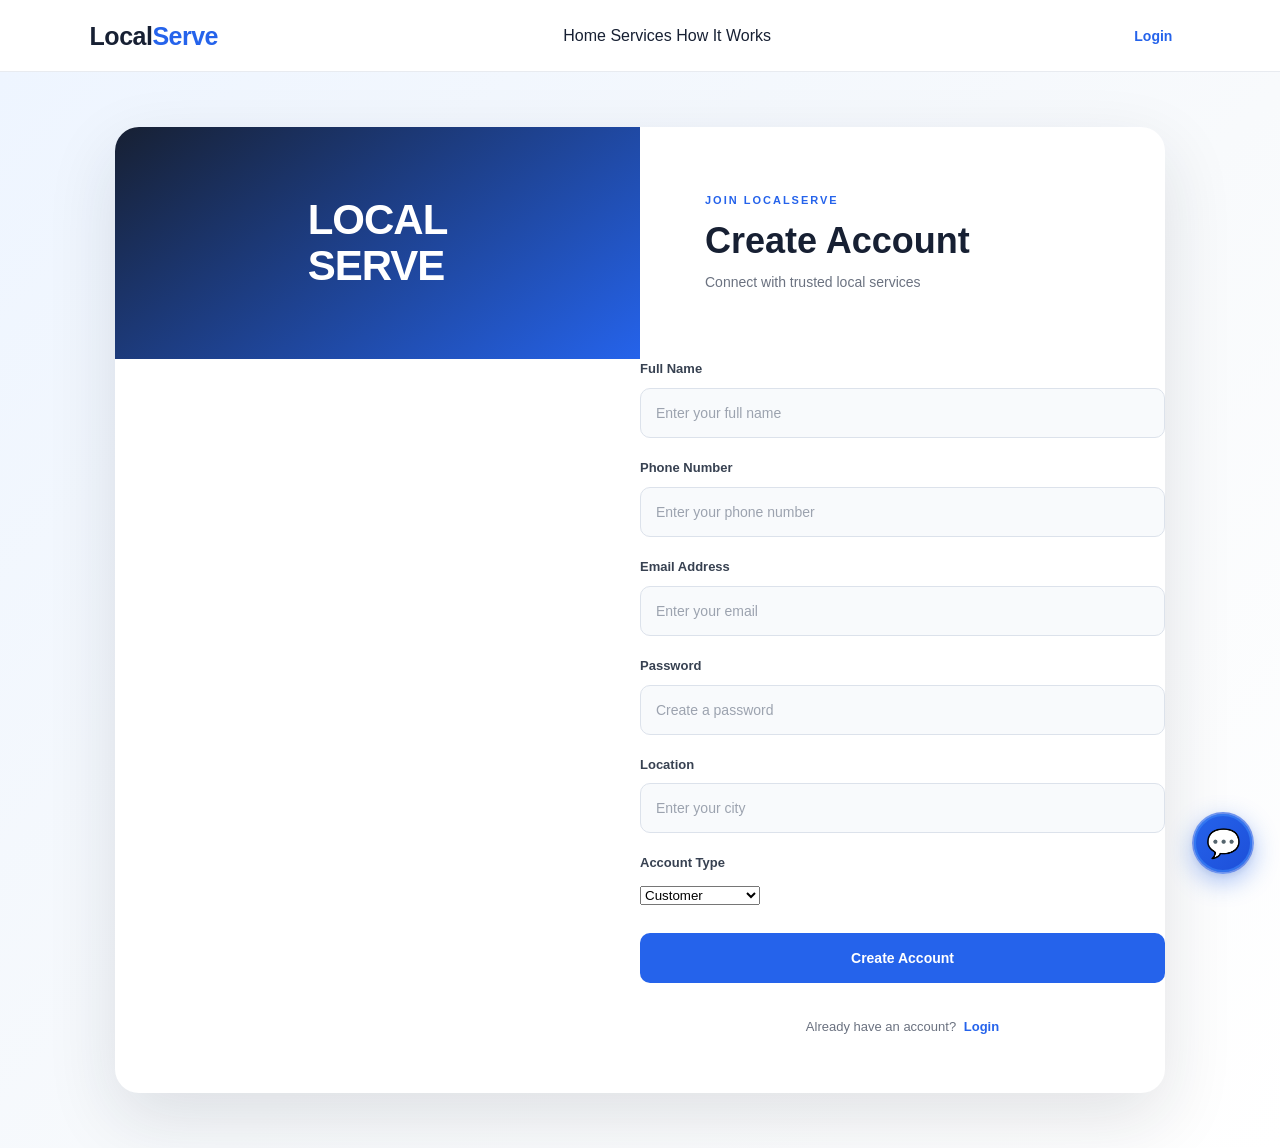
<file: Frontend/register.html>
<!DOCTYPE html>
<html lang="en">
<head>
    <meta charset="UTF-8">
    <meta name="viewport" content="width=device-width, initial-scale=1.0">
    <title>Create Account - LocalServe</title>
    <link rel="stylesheet" href="style.css">
    <link rel="stylesheet" href="chatbot.css">
</head>
<body>

<header class="navbar">
    <div class="logo">Local<span>Serve</span></div>

    <nav>
        <a href="index.html">Home</a>
        <a href="index.html#services">Services</a>
        <a href="index.html#how-it-works">How It Works</a>
    </nav>

    <div class="nav-buttons">
        <button class="login-btn" onclick="window.location.href='login.html'">
            Login
        </button>
    </div>
</header>

<main class="auth-page">

    <div class="auth-card">

        <div class="auth-header">
            <p>JOIN LOCALSERVE</p>
            <h1>Create Account</h1>
            <span>Connect with trusted local services</span>
        </div>

        <form id="registerForm">

            <div class="form-group">
                <label for="name">Full Name</label>
                <input
                    type="text"
                    id="name"
                    placeholder="Enter your full name"
                    required
                >
            </div>

            <div class="form-group">
                <label for="phone">Phone Number</label>
                <input
                    type="tel"
                    id="phone"
                    placeholder="Enter your phone number"
                    required
                >
            </div>

            <div class="form-group">
                <label for="email">Email Address</label>
                <input
                    type="email"
                    id="email"
                    placeholder="Enter your email"
                    required
                >
            </div>

            <div class="form-group">
                <label for="password">Password</label>
                <input
                    type="password"
                    id="password"
                    placeholder="Create a password"
                    required
                >
            </div>

            <div class="form-group">
                <label for="location">Location</label>
                <input
                    type="text"
                    id="location"
                    placeholder="Enter your city"
                    required
                >
            </div>

            <div class="form-group">
                <label for="role">Account Type</label>
                <select id="role" required>
                    <option value="CUSTOMER">Customer</option>
                    <option value="PROVIDER">Service Provider</option>
                </select>
            </div>

            <button type="submit" class="auth-submit">
                Create Account
            </button>

            <p id="registerMessage" class="register-message"></p>

        </form>

        <div class="auth-footer">
            Already have an account?
            <a href="login.html">Login</a>
        </div>

    </div>

</main>

<script src="script.js"></script>
<script src="chatbot.js"></script>

</body>
</html>
</file>
<file: Frontend/style.css>
/* ============================================================
   GLOBAL
   ============================================================ */

* {
    margin: 0;
    padding: 0;
    box-sizing: border-box;
}

html {
    scroll-behavior: smooth;
}

body {
    font-family: Arial, Helvetica, sans-serif;
    background: #f7f9fc;
    color: #172033;
    line-height: 1.6;
}

button,
input,
textarea,
select {
    font-family: inherit;
}

button {
    cursor: pointer;
}

a {
    text-decoration: none;
    color: inherit;
}


/* ============================================================
   NAVBAR
   ============================================================ */

.navbar,
.dashboard-navbar {
    width: 100%;
    min-height: 72px;
    padding: 0 7%;
    display: flex;
    align-items: center;
    justify-content: space-between;
    background: #ffffff;
    border-bottom: 1px solid #e8ebf0;
    position: sticky;
    top: 0;
    z-index: 1000;
}

.logo {
    font-size: 25px;
    font-weight: 800;
    color: #172033;
    letter-spacing: -0.5px;
}

.logo span {
    color: #2563eb;
}

.nav-links {
    display: flex;
    align-items: center;
    gap: 28px;
}

.nav-links a {
    color: #4b5563;
    font-size: 14px;
    font-weight: 600;
    transition: 0.2s ease;
}

.nav-links a:hover {
    color: #2563eb;
}

.nav-buttons {
    display: flex;
    align-items: center;
    gap: 10px;
}

.login-btn,
.register-btn {
    padding: 10px 18px;
    border-radius: 8px;
    font-size: 14px;
    font-weight: 600;
    border: none;
}

.login-btn {
    background: transparent;
    color: #2563eb;
}

.login-btn:hover {
    background: #eff6ff;
}

.register-btn {
    background: #2563eb;
    color: white;
}

.register-btn:hover {
    background: #1d4ed8;
}


/* ============================================================
   HERO
   ============================================================ */

.hero {
    padding: 100px 7%;
    background: linear-gradient(135deg, #eff6ff, #ffffff);
}

.hero-content {
    max-width: 1150px;
    margin: auto;
    text-align: center;
}

.hero h1 {
    font-size: 55px;
    line-height: 1.1;
    margin-bottom: 22px;
    color: #172033;
}

.hero h1 span {
    color: #2563eb;
}

.hero p {
    max-width: 720px;
    margin: 0 auto 35px;
    color: #6b7280;
    font-size: 18px;
}

.hero-buttons {
    display: flex;
    justify-content: center;
    gap: 14px;
}

.primary-btn,
.secondary-btn {
    padding: 13px 24px;
    border-radius: 9px;
    font-size: 14px;
    font-weight: 700;
    border: none;
}

.primary-btn {
    background: #2563eb;
    color: white;
}

.primary-btn:hover {
    background: #1d4ed8;
}

.secondary-btn {
    background: white;
    color: #2563eb;
    border: 1px solid #d7deea;
}

.secondary-btn:hover {
    background: #f8fafc;
}


/* ============================================================
   SEARCH
   ============================================================ */

.search-container {
    max-width: 900px;
    margin: 35px auto 0;
    padding: 8px;
    background: white;
    border-radius: 14px;
    box-shadow: 0 10px 35px rgba(0, 0, 0, 0.08);
    display: flex;
    gap: 8px;
}

.search-container input {
    flex: 1;
    border: none;
    outline: none;
    padding: 14px;
    font-size: 14px;
}

.search-container button {
    border: none;
    background: #2563eb;
    color: white;
    padding: 0 25px;
    border-radius: 9px;
    font-weight: 600;
}


/* ============================================================
   GENERAL SECTIONS
   ============================================================ */

section {
    padding: 75px 7%;
}

.section-heading {
    text-align: center;
    margin-bottom: 40px;
}

.section-heading h2 {
    font-size: 35px;
    margin-bottom: 10px;
}

.section-heading p {
    color: #6b7280;
}

.left-heading {
    text-align: left;
}

.eyebrow,
.dashboard-label {
    color: #2563eb;
    font-size: 12px;
    font-weight: 800;
    letter-spacing: 1.5px;
    margin-bottom: 8px;
}


/* ============================================================
   SERVICE CATEGORY CARDS - HOMEPAGE
   ============================================================ */

.category-section {
    background: #ffffff;
}

.category-grid {
    max-width: 1200px;
    margin: auto;
    display: grid;
    grid-template-columns: repeat(3, 1fr);
    gap: 22px;
}

.category-card {
    background: #ffffff;
    border: 1px solid #e5e9f0;
    border-radius: 17px;
    padding: 25px;
    min-height: 190px;
    transition: 0.25s ease;
}

.category-card:hover {
    transform: translateY(-5px);
    box-shadow: 0 15px 35px rgba(0, 0, 0, 0.08);
}

.category-icon {
    width: 55px;
    height: 55px;
    border-radius: 14px;
    background: #eef5ff;
    display: flex;
    align-items: center;
    justify-content: center;
    font-size: 27px;
    margin-bottom: 18px;
}

.category-content span {
    font-size: 12px;
    color: #9ca3af;
    font-weight: 700;
}

.category-content h3 {
    margin: 5px 0 7px;
    font-size: 20px;
}

.category-content p {
    color: #6b7280;
    font-size: 13px;
}


/* ============================================================
   POPULAR SERVICES
   ============================================================ */

.popular-section {
    background: #f7f9fc;
}

.popular-grid {
    max-width: 1200px;
    margin: auto;
    display: grid;
    grid-template-columns: repeat(2, 1fr);
    gap: 20px;
}

.popular-card {
    background: white;
    border: 1px solid #e5e9f0;
    border-radius: 16px;
    padding: 22px;
    display: flex;
    align-items: center;
    gap: 18px;
}

.popular-icon {
    width: 55px;
    height: 55px;
    min-width: 55px;
    background: #eef5ff;
    border-radius: 13px;
    display: flex;
    align-items: center;
    justify-content: center;
    font-size: 25px;
}

.popular-card h3 {
    margin: 3px 0;
}

.popular-card p {
    color: #6b7280;
    font-size: 13px;
    margin-bottom: 5px;
}

.service-category {
    color: #2563eb;
    font-size: 10px;
    font-weight: 800;
    letter-spacing: 1px;
}

.popular-card strong {
    font-size: 14px;
}

.popular-card button {
    margin-left: auto;
    border: none;
    background: #2563eb;
    color: white;
    padding: 9px 13px;
    border-radius: 8px;
    font-size: 12px;
    font-weight: 600;
}


/* ============================================================
   TRUST SECTION
   ============================================================ */

.trust-section {
    background: #172033;
    color: white;
    display: flex;
    justify-content: center;
}

.trust-section h2 {
    font-size: 40px;
}

.trust-section h2 span {
    color: #60a5fa;
}

/* ============================================================
   AUTH PAGES
   ============================================================ */

.auth-page {
    min-height: calc(100vh - 72px);
    background: linear-gradient(135deg, #eef5ff 0%, #f8fafc 55%, #ffffff 100%);
    display: flex;
    align-items: center;
    justify-content: center;
    padding: 55px 7%;
}

.auth-card {
    width: 100%;
    max-width: 1050px;
    min-height: 560px;
    background: #ffffff;
    border-radius: 24px;
    overflow: hidden;
    box-shadow: 0 25px 70px rgba(23, 32, 51, 0.12);
    display: grid;
    grid-template-columns: 1fr 1fr;
}

/* LEFT SIDE */

.auth-card::before {
    content: "LOCAL\ASERVE";
    white-space: pre;
    background: linear-gradient(145deg, #172033, #2563eb);
    color: #ffffff;
    padding: 70px 55px;
    display: flex;
    align-items: center;
    justify-content: center;
    font-size: 42px;
    font-weight: 800;
    letter-spacing: -1px;
    line-height: 1.1;
}

/* LOGIN CONTENT */

.auth-card > .auth-header,
.auth-card > form,
.auth-card > .auth-footer {
    grid-column: 2;
}

.auth-header {
    padding: 65px 65px 0;
}

.auth-header p {
    color: #2563eb;
    font-size: 11px;
    font-weight: 800;
    letter-spacing: 2px;
    margin-bottom: 10px;
}

.auth-header h1 {
    color: #172033;
    font-size: 36px;
    line-height: 1.15;
    margin-bottom: 10px;
}

.auth-header span {
    display: block;
    color: #6b7280;
    font-size: 14px;
}

/* FORM */

#loginForm {
    padding: 32px 65px 0;
}

.form-group {
    margin-bottom: 20px;
}

.form-group label {
    display: block;
    color: #374151;
    font-size: 13px;
    font-weight: 700;
    margin-bottom: 8px;
}

.form-group input {
    width: 100%;
    height: 50px;
    border: 1px solid #dce2eb;
    border-radius: 10px;
    padding: 0 15px;
    background: #f8fafc;
    color: #172033;
    font-size: 14px;
    outline: none;
    transition: 0.2s ease;
}

.form-group input::placeholder {
    color: #9ca3af;
}

.form-group input:focus {
    background: #ffffff;
    border-color: #2563eb;
    box-shadow: 0 0 0 4px rgba(37, 99, 235, 0.10);
}

.auth-submit {
    width: 100%;
    height: 50px;
    border: none;
    border-radius: 10px;
    background: #2563eb;
    color: #ffffff;
    font-size: 14px;
    font-weight: 700;
    margin-top: 5px;
    transition: 0.2s ease;
}

.auth-submit:hover {
    background: #1d4ed8;
    transform: translateY(-1px);
    box-shadow: 0 8px 20px rgba(37, 99, 235, 0.22);
}

.register-message {
    text-align: center;
    margin-top: 12px;
    font-size: 13px;
}

/* FOOTER */

.auth-card > .auth-footer {
    padding: 22px 65px 55px;
    font-size: 13px;
    color: #6b7280;
    text-align: center;
}

.auth-footer a {
    color: #2563eb;
    font-weight: 700;
    margin-left: 4px;
}

.auth-footer a:hover {
    text-decoration: underline;
}

/* AUTH RESPONSIVE */

@media (max-width: 800px) {

    .auth-page {
        min-height: calc(100vh - 72px);
        padding: 35px 5%;
    }

    .auth-card {
        max-width: 520px;
        min-height: auto;
        display: block;
    }

    .auth-card::before {
        min-height: 150px;
        padding: 35px;
        font-size: 32px;
    }

    .auth-header {
        padding: 40px 35px 0;
    }

    #loginForm {
        padding: 28px 35px 0;
    }

    .auth-card > .auth-footer {
        padding: 20px 35px 35px;
    }
}

@media (max-width: 500px) {

    .auth-page {
        padding: 20px 15px;
    }

    .auth-card {
        border-radius: 18px;
    }

    .auth-card::before {
        min-height: 120px;
        font-size: 28px;
    }

    .auth-header {
        padding: 30px 25px 0;
    }

    .auth-header h1 {
        font-size: 30px;
    }

    #loginForm {
        padding: 25px 25px 0;
    }

    .auth-card > .auth-footer {
        padding: 20px 25px 30px;
    }
}


/* ============================================================
   DASHBOARD NAVBAR
   ============================================================ */

.dashboard-navbar {
    padding: 0 6%;
}

.dashboard-nav-right {
    display: flex;
    align-items: center;
    gap: 18px;
}

.dashboard-nav-right #userName {
    font-size: 14px;
    font-weight: 600;
    color: #374151;
}

.logout-btn {
    border: none;
    background: #fee2e2;
    color: #dc2626;
    padding: 9px 15px;
    border-radius: 8px;
    font-size: 13px;
    font-weight: 700;
}

.logout-btn:hover {
    background: #fecaca;
}


/* ============================================================
   DASHBOARD
   ============================================================ */

.dashboard {
    max-width: 1250px;
    margin: auto;
    padding: 45px 30px 80px;
}

.dashboard-welcome {
    background: linear-gradient(135deg, #2563eb, #1d4ed8);
    color: white;
    padding: 40px;
    border-radius: 20px;
    margin-bottom: 45px;
}

.dashboard-welcome .dashboard-label {
    color: #bfdbfe;
}

.dashboard-welcome h1 {
    font-size: 35px;
    margin-bottom: 8px;
}

.dashboard-welcome p:last-child {
    color: #dbeafe;
}

.dashboard-section {
    padding: 0;
    margin-bottom: 55px;
}

.dashboard-section-heading {
    margin-bottom: 25px;
}

.dashboard-section-heading h2 {
    font-size: 28px;
    margin-bottom: 5px;
}

.dashboard-section-heading > div > p:last-child {
    color: #6b7280;
}


/* ============================================================
   QUICK ACTION CARDS
   ============================================================ */

.dashboard-cards {
    display: grid;
    grid-template-columns: repeat(3, 1fr);
    gap: 22px;
}

.dashboard-card {
    background: white;
    border: 1px solid #e5e9f0;
    border-radius: 17px;
    padding: 25px;
    transition: 0.25s ease;
}

.dashboard-card:hover {
    transform: translateY(-4px);
    box-shadow: 0 14px 32px rgba(0, 0, 0, 0.07);
}

.dashboard-card-icon {
    width: 52px;
    height: 52px;
    border-radius: 13px;
    background: #eef5ff;
    display: flex;
    align-items: center;
    justify-content: center;
    font-size: 24px;
    margin-bottom: 18px;
}

.dashboard-card h3 {
    margin-bottom: 8px;
}

.dashboard-card p {
    color: #6b7280;
    font-size: 13px;
    margin-bottom: 20px;
}

.dashboard-action {
    border: none;
    background: transparent;
    color: #2563eb;
    font-size: 13px;
    font-weight: 700;
    padding: 0;
}


/* ============================================================
   CUSTOMER CATEGORY SYSTEM
   ============================================================ */

.customer-category-container {
    display: grid;
    grid-template-columns: repeat(3, 1fr);
    gap: 24px;
    margin-top: 25px;
}

.customer-category-card {
    background: #ffffff;
    border: 1px solid #e6eaf0;
    border-radius: 18px;
    padding: 28px;
    display: flex;
    flex-direction: column;
    min-height: 250px;
    box-shadow: 0 8px 25px rgba(0, 0, 0, 0.05);
    transition: all 0.25s ease;
}

.customer-category-card:hover {
    transform: translateY(-5px);
    box-shadow: 0 15px 35px rgba(0, 0, 0, 0.10);
}

.customer-category-icon {
    width: 65px;
    height: 65px;
    border-radius: 16px;
    background: #eef5ff;
    display: flex;
    align-items: center;
    justify-content: center;
    font-size: 32px;
    margin-bottom: 20px;
}

.customer-category-content {
    display: flex;
    flex-direction: column;
    flex: 1;
}

.customer-category-content h3 {
    margin: 0 0 10px;
    font-size: 21px;
    color: #172033;
}

.customer-category-content p {
    margin: 0;
    color: #6b7280;
    line-height: 1.6;
    font-size: 14px;
}

.customer-category-footer {
    margin-top: auto;
    padding-top: 22px;
    display: flex;
    align-items: center;
    justify-content: space-between;
    gap: 15px;
}

.customer-category-footer span {
    font-size: 13px;
    font-weight: 600;
    color: #6b7280;
}

.customer-category-btn {
    border: none;
    background: #2563eb;
    color: white;
    padding: 10px 17px;
    border-radius: 9px;
    font-size: 13px;
    font-weight: 600;
    cursor: pointer;
    transition: 0.2s ease;
}

.customer-category-btn:hover {
    background: #1d4ed8;
    transform: translateX(2px);
}


/* ============================================================
   CUSTOMER INDIVIDUAL SERVICES
   ============================================================ */

.customer-services-container {
    margin-top: 20px;
}

.category-detail-top {
    display: flex;
    align-items: center;
    justify-content: space-between;
    gap: 15px;
    margin-bottom: 25px;
}

.back-category-btn {
    border: 1px solid #d9dee8;
    background: #ffffff;
    color: #1f2937;
    padding: 10px 17px;
    border-radius: 9px;
    font-size: 14px;
    font-weight: 600;
    cursor: pointer;
    transition: 0.2s ease;
}

.back-category-btn:hover {
    background: #f5f7fa;
}

.category-detail-label {
    color: #6b7280;
    font-size: 14px;
    font-weight: 600;
}

.customer-service-grid {
    display: grid;
    grid-template-columns: repeat(3, 1fr);
    gap: 22px;
}

.customer-service-card {
    background: #ffffff;
    border: 1px solid #e6eaf0;
    border-radius: 16px;
    padding: 22px;
    display: flex;
    gap: 18px;
    box-shadow: 0 7px 22px rgba(0, 0, 0, 0.05);
    transition: 0.25s ease;
}

.customer-service-card:hover {
    transform: translateY(-4px);
    box-shadow: 0 14px 30px rgba(0, 0, 0, 0.09);
}

.customer-service-icon {
    width: 55px;
    height: 55px;
    min-width: 55px;
    border-radius: 14px;
    background: #eef5ff;
    display: flex;
    align-items: center;
    justify-content: center;
    font-size: 27px;
}

.customer-service-content {
    flex: 1;
    min-width: 0;
}

.customer-service-content h3 {
    margin: 0 0 8px;
    color: #172033;
    font-size: 18px;
}

.customer-service-content p {
    margin: 0 0 15px;
    color: #6b7280;
    font-size: 13px;
    line-height: 1.55;
}

.customer-service-provider {
    display: flex;
    align-items: center;
    gap: 7px;
    color: #4b5563;
    font-size: 13px;
    margin-bottom: 17px;
}

.customer-service-bottom {
    display: flex;
    align-items: center;
    justify-content: space-between;
    gap: 10px;
}

.customer-service-price {
    color: #111827;
    font-size: 16px;
}

.customer-service-btn {
    border: none;
    background: #2563eb;
    color: #ffffff;
    padding: 9px 13px;
    border-radius: 8px;
    cursor: pointer;
    font-size: 12px;
    font-weight: 600;
    transition: 0.2s ease;
}

.customer-service-btn:hover {
    background: #1d4ed8;
}

.services-loading {
    text-align: center;
    color: #6b7280;
    padding: 30px;
}

.category-empty {
    text-align: center;
    background: #ffffff;
    border: 1px solid #e6eaf0;
    border-radius: 18px;
    padding: 55px 25px;
}

.category-empty-icon {
    font-size: 45px;
    margin-bottom: 15px;
}

.category-empty h3 {
    margin-bottom: 8px;
    color: #172033;
}

.category-empty p {
    color: #6b7280;
    margin-bottom: 22px;
}


/* ============================================================
   ACCOUNT INFORMATION
   ============================================================ */

.account-box {
    background: white;
    border: 1px solid #e5e9f0;
    border-radius: 18px;
    padding: 30px;
}

.account-details {
    display: grid;
    grid-template-columns: repeat(2, 1fr);
    gap: 18px;
    margin-top: 25px;
}

.account-details > div {
    background: #f8fafc;
    border-radius: 10px;
    padding: 15px;
    display: flex;
    flex-direction: column;
    gap: 4px;
}

.account-details span {
    color: #6b7280;
    font-size: 12px;
}

.account-details strong {
    color: #172033;
    font-size: 14px;
}


/* ============================================================
   PROVIDER DASHBOARD
   ============================================================ */

.provider-form,
.service-form {
    background: white;
    border: 1px solid #e5e9f0;
    border-radius: 18px;
    padding: 30px;
}

.provider-form-grid,
.service-form-grid {
    display: grid;
    grid-template-columns: repeat(2, 1fr);
    gap: 18px;
}

.provider-form input,
.provider-form select,
.provider-form textarea,
.service-form input,
.service-form select,
.service-form textarea {
    width: 100%;
    border: 1px solid #d9dee8;
    border-radius: 9px;
    padding: 12px;
    outline: none;
}

.provider-form textarea,
.service-form textarea {
    min-height: 120px;
    resize: vertical;
}

.provider-form input:focus,
.provider-form select:focus,
.provider-form textarea:focus,
.service-form input:focus,
.service-form select:focus,
.service-form textarea:focus {
    border-color: #2563eb;
}

.provider-form button,
.service-form button {
    border: none;
    background: #2563eb;
    color: white;
    padding: 12px 20px;
    border-radius: 9px;
    font-weight: 700;
    margin-top: 18px;
}


/* ============================================================
   PROVIDER SERVICE CARDS
   ============================================================ */

.provider-service-grid {
    display: grid;
    grid-template-columns: repeat(3, 1fr);
    gap: 20px;
}

.provider-service-card {
    background: white;
    border: 1px solid #e5e9f0;
    border-radius: 16px;
    padding: 22px;
}

.provider-service-card h3 {
    margin-bottom: 8px;
}

.provider-service-card p {
    color: #6b7280;
    font-size: 13px;
}

.provider-service-price {
    display: block;
    margin-top: 15px;
    font-weight: 700;
    color: #2563eb;
}


/* ============================================================
   TABLES
   ============================================================ */

.table-container {
    overflow-x: auto;
    background: white;
    border: 1px solid #e5e9f0;
    border-radius: 16px;
}

table {
    width: 100%;
    border-collapse: collapse;
}

th,
td {
    padding: 14px 18px;
    text-align: left;
    border-bottom: 1px solid #eef0f4;
}

th {
    background: #f8fafc;
    font-size: 12px;
    text-transform: uppercase;
    color: #6b7280;
}

td {
    font-size: 13px;
}


/* ============================================================
   FOOTER
   ============================================================ */

footer {
    background: #172033;
    color: white;
    padding: 40px 7%;
}

.footer-content {
    max-width: 1200px;
    margin: auto;
    display: flex;
    justify-content: space-between;
    gap: 30px;
    align-items: center;
}

.footer-content h2 {
    font-size: 24px;
}

.footer-content h2 span {
    color: #60a5fa;
}

.footer-content p {
    color: #9ca3af;
    font-size: 13px;
}


/* ============================================================
   RESPONSIVE
   ============================================================ */

@media (max-width: 1050px) {

    .category-grid,
    .customer-category-container,
    .customer-service-grid,
    .provider-service-grid {
        grid-template-columns: repeat(2, 1fr);
    }

    .dashboard-cards {
        grid-template-columns: repeat(2, 1fr);
    }

    .hero h1 {
        font-size: 45px;
    }
}


@media (max-width: 750px) {

    .navbar,
    .dashboard-navbar {
        padding: 15px 5%;
        min-height: auto;
        flex-wrap: wrap;
        gap: 15px;
    }

    .nav-links {
        display: none;
    }

    .dashboard-nav-right {
        gap: 10px;
    }

    .hero {
        padding: 70px 5%;
    }

    .hero h1 {
        font-size: 38px;
    }

    section {
        padding: 55px 5%;
    }

    .category-grid,
    .popular-grid,
    .customer-category-container,
    .customer-service-grid,
    .dashboard-cards,
    .provider-service-grid,
    .account-details,
    .provider-form-grid,
    .service-form-grid {
        grid-template-columns: 1fr;
    }

    .search-container {
        flex-direction: column;
    }

    .search-container button {
        padding: 13px;
    }

    .popular-card {
        align-items: flex-start;
        flex-wrap: wrap;
    }

    .popular-card button {
        margin-left: 0;
    }

    .dashboard {
        padding: 30px 18px 60px;
    }

    .dashboard-welcome {
        padding: 30px 24px;
    }

    .dashboard-welcome h1 {
        font-size: 28px;
    }

    .customer-service-card {
        flex-direction: column;
    }

    .customer-service-icon {
        width: 55px;
    }

    .footer-content {
        flex-direction: column;
        align-items: flex-start;
    }
}


@media (max-width: 500px) {

    .logo {
        font-size: 22px;
    }

    .nav-buttons {
        width: 100%;
    }

    .login-btn,
    .register-btn {
        flex: 1;
    }

    .hero h1 {
        font-size: 32px;
    }

    .hero p {
        font-size: 15px;
    }

    .hero-buttons {
        flex-direction: column;
    }

    .primary-btn,
    .secondary-btn {
        width: 100%;
    }

    .auth-container {
        padding: 25px;
    }

    .category-detail-top {
        flex-direction: column;
        align-items: flex-start;
    }

    .customer-category-card {
        padding: 22px;
    }

    .customer-service-bottom {
        flex-direction: column;
        align-items: flex-start;
    }

    .account-box {
        padding: 22px;
    }
}
</file>
<file: Frontend/chatbot.css>
/* ============================================================
   LOCALSERVE - AI CHATBOT WIDGET STYLES
   ============================================================ */

:root {
    --ls-primary: #2563eb;
    --ls-primary-hover: #1d4ed8;
    --ls-primary-light: #eff6ff;
    --ls-primary-gradient: linear-gradient(135deg, #2563eb, #1d4ed8);
    --ls-accent: #3b82f6;
    --ls-text-dark: #0f172a;
    --ls-text-muted: #64748b;
    --ls-bg-light: #f8fafc;
    --ls-border-color: #e2e8f0;
    --ls-shadow-sm: 0 4px 12px rgba(37, 99, 235, 0.12);
    --ls-shadow-lg: 0 16px 40px -8px rgba(15, 23, 42, 0.22), 0 0 1px rgba(15, 23, 42, 0.1);
    --ls-radius-lg: 20px;
    --ls-radius-md: 12px;
    --ls-radius-sm: 8px;
    --ls-font: -apple-system, BlinkMacSystemFont, "Segoe UI", Roboto, Helvetica, Arial, sans-serif;
}

/* ================= LAUNCHER BUTTON ================= */
.ls-chat-launcher {
    position: fixed;
    bottom: 26px;
    right: 26px;
    width: 62px;
    height: 62px;
    border-radius: 50%;
    background: var(--ls-primary-gradient);
    color: #ffffff;
    box-shadow: 0 8px 24px rgba(37, 99, 235, 0.38), 0 2px 6px rgba(0, 0, 0, 0.08);
    display: flex;
    align-items: center;
    justify-content: center;
    cursor: pointer;
    z-index: 99999;
    transition: all 0.3s cubic-bezier(0.34, 1.56, 0.64, 1);
    border: 2px solid rgba(255, 255, 255, 0.35);
    outline: none;
}

.ls-chat-launcher:hover {
    transform: scale(1.08) translateY(-2px);
    box-shadow: 0 12px 30px rgba(37, 99, 235, 0.48), 0 4px 10px rgba(0, 0, 0, 0.12);
}

.ls-chat-launcher:active {
    transform: scale(0.96);
}

.ls-chat-launcher-icon {
    font-size: 28px;
    display: flex;
    align-items: center;
    justify-content: center;
    transition: transform 0.3s ease;
}

.ls-chat-launcher.active .ls-chat-launcher-icon {
    transform: rotate(90deg);
}

.ls-chat-pulse {
    position: absolute;
    width: 100%;
    height: 100%;
    border-radius: 50%;
    border: 2px solid var(--ls-accent);
    opacity: 0.7;
    animation: ls-pulse-animation 2.4s infinite;
    pointer-events: none;
}

@keyframes ls-pulse-animation {
    0% {
        transform: scale(1);
        opacity: 0.8;
    }
    50% {
        transform: scale(1.35);
        opacity: 0;
    }
    100% {
        transform: scale(1.35);
        opacity: 0;
    }
}

.ls-chat-badge {
    position: absolute;
    top: -2px;
    right: -2px;
    background: #ef4444;
    color: #ffffff;
    font-size: 11px;
    font-weight: 700;
    padding: 2px 7px;
    border-radius: 12px;
    border: 2px solid #ffffff;
    box-shadow: 0 2px 6px rgba(239, 68, 68, 0.4);
    display: none;
}

.ls-chat-tooltip {
    position: absolute;
    right: 74px;
    background: #0f172a;
    color: #ffffff;
    font-size: 13px;
    font-weight: 500;
    padding: 8px 14px;
    border-radius: 10px;
    white-space: nowrap;
    box-shadow: 0 6px 16px rgba(0, 0, 0, 0.2);
    pointer-events: none;
    opacity: 0;
    transform: translateX(10px);
    transition: all 0.25s ease;
    font-family: var(--ls-font);
}

.ls-chat-tooltip::after {
    content: "";
    position: absolute;
    top: 50%;
    right: -6px;
    transform: translateY(-50%);
    border-width: 6px 0 6px 6px;
    border-style: solid;
    border-color: transparent transparent transparent #0f172a;
}

.ls-chat-launcher:hover .ls-chat-tooltip {
    opacity: 1;
    transform: translateX(0);
}

/* ================= CHAT WINDOW CONTAINER ================= */
.ls-chat-window {
    position: fixed;
    bottom: 98px;
    right: 26px;
    width: 390px;
    max-width: calc(100vw - 32px);
    height: 610px;
    max-height: calc(100vh - 120px);
    background: #ffffff;
    border-radius: var(--ls-radius-lg);
    box-shadow: var(--ls-shadow-lg);
    border: 1px solid rgba(226, 232, 240, 0.85);
    display: flex;
    flex-direction: column;
    overflow: hidden;
    z-index: 99998;
    transform-origin: bottom right;
    transition: all 0.35s cubic-bezier(0.16, 1, 0.3, 1);
    opacity: 0;
    transform: scale(0.85) translateY(20px);
    pointer-events: none;
    font-family: var(--ls-font);
}

.ls-chat-window.open {
    opacity: 1;
    transform: scale(1) translateY(0);
    pointer-events: all;
}

/* ================= CHAT HEADER ================= */
.ls-chat-header {
    background: var(--ls-primary-gradient);
    color: #ffffff;
    padding: 16px 18px;
    display: flex;
    align-items: center;
    justify-content: space-between;
    box-shadow: 0 2px 10px rgba(0, 0, 0, 0.08);
}

.ls-chat-header-profile {
    display: flex;
    align-items: center;
    gap: 12px;
}

.ls-chat-avatar {
    width: 42px;
    height: 42px;
    border-radius: 50%;
    background: rgba(255, 255, 255, 0.18);
    display: flex;
    align-items: center;
    justify-content: center;
    font-size: 22px;
    border: 2px solid rgba(255, 255, 255, 0.4);
    box-shadow: 0 2px 6px rgba(0, 0, 0, 0.15);
    position: relative;
}

.ls-avatar-status-dot {
    position: absolute;
    bottom: 0;
    right: 0;
    width: 11px;
    height: 11px;
    background: #10b981;
    border-radius: 50%;
    border: 2px solid #ffffff;
}

.ls-chat-header-info h3 {
    margin: 0;
    font-size: 16px;
    font-weight: 700;
    color: #ffffff;
    display: flex;
    align-items: center;
    gap: 6px;
    letter-spacing: -0.2px;
}

.ls-chat-header-info p {
    margin: 2px 0 0;
    font-size: 11.5px;
    color: rgba(255, 255, 255, 0.88);
    display: flex;
    align-items: center;
    gap: 5px;
}

.ls-status-pill {
    display: inline-flex;
    align-items: center;
    gap: 4px;
    font-weight: 600;
}

.ls-status-pill::before {
    content: "";
    display: inline-block;
    width: 6px;
    height: 6px;
    background: #34d399;
    border-radius: 50%;
}

.ls-chat-header-actions {
    display: flex;
    align-items: center;
    gap: 6px;
}

.ls-header-btn {
    background: rgba(255, 255, 255, 0.14);
    border: none;
    color: #ffffff;
    width: 32px;
    height: 32px;
    border-radius: 8px;
    display: flex;
    align-items: center;
    justify-content: center;
    cursor: pointer;
    font-size: 15px;
    transition: all 0.2s ease;
}

.ls-header-btn:hover {
    background: rgba(255, 255, 255, 0.28);
    transform: translateY(-1px);
}

/* ================= BANNER / NOTICE ================= */
.ls-chat-banner {
    background: #f1f5f9;
    border-bottom: 1px solid var(--ls-border-color);
    padding: 8px 14px;
    font-size: 11.5px;
    color: var(--ls-text-muted);
    display: flex;
    align-items: center;
    justify-content: space-between;
}

.ls-banner-key-tag {
    display: inline-flex;
    align-items: center;
    gap: 4px;
    font-weight: 600;
}

.ls-banner-key-tag.connected {
    color: #059669;
}

.ls-banner-key-tag.fallback {
    color: #d97706;
}

.ls-banner-action-link {
    color: var(--ls-primary);
    font-weight: 600;
    text-decoration: underline;
    cursor: pointer;
}

/* ================= MESSAGES CONTAINER ================= */
.ls-chat-messages {
    flex: 1;
    overflow-y: auto;
    padding: 16px;
    display: flex;
    flex-direction: column;
    gap: 14px;
    background: #f8fafc;
    scroll-behavior: smooth;
}

.ls-chat-messages::-webkit-scrollbar {
    width: 5px;
}

.ls-chat-messages::-webkit-scrollbar-track {
    background: transparent;
}

.ls-chat-messages::-webkit-scrollbar-thumb {
    background: #cbd5e1;
    border-radius: 10px;
}

/* Message Item */
.ls-msg-group {
    display: flex;
    flex-direction: column;
    max-width: 86%;
    animation: ls-msg-fade 0.25s ease forwards;
}

@keyframes ls-msg-fade {
    from {
        opacity: 0;
        transform: translateY(6px);
    }
    to {
        opacity: 1;
        transform: translateY(0);
    }
}

.ls-msg-group.bot {
    align-self: flex-start;
}

.ls-msg-group.user {
    align-self: flex-end;
}

.ls-msg-bubble {
    padding: 11px 15px;
    border-radius: 16px;
    font-size: 13.5px;
    line-height: 1.5;
    word-break: break-word;
    position: relative;
}

.ls-msg-group.bot .ls-msg-bubble {
    background: #ffffff;
    color: var(--ls-text-dark);
    border: 1px solid #e2e8f0;
    border-top-left-radius: 4px;
    box-shadow: 0 2px 8px rgba(0, 0, 0, 0.04);
}

.ls-msg-group.user .ls-msg-bubble {
    background: var(--ls-primary-gradient);
    color: #ffffff;
    border-top-right-radius: 4px;
    box-shadow: 0 3px 10px rgba(37, 99, 235, 0.25);
}

.ls-msg-time {
    font-size: 10px;
    color: var(--ls-text-muted);
    margin-top: 4px;
    padding: 0 4px;
}

.ls-msg-group.user .ls-msg-time {
    text-align: right;
}

/* Message Formatting */
.ls-msg-bubble p {
    margin: 0 0 8px;
}

.ls-msg-bubble p:last-child {
    margin: 0;
}

.ls-msg-bubble ul, .ls-msg-bubble ol {
    margin: 4px 0 8px 18px;
    padding: 0;
}

.ls-msg-bubble li {
    margin-bottom: 4px;
}

.ls-msg-bubble strong {
    color: #0f172a;
    font-weight: 700;
}

.ls-msg-group.user .ls-msg-bubble strong {
    color: #ffffff;
}

.ls-msg-bubble a {
    color: var(--ls-primary);
    text-decoration: underline;
    font-weight: 600;
}

.ls-msg-group.user .ls-msg-bubble a {
    color: #ffffff;
}

/* Quick Action Buttons in Bot Messages */
.ls-msg-actions {
    display: flex;
    flex-wrap: wrap;
    gap: 6px;
    margin-top: 10px;
}

.ls-action-btn {
    background: #f1f5f9;
    border: 1px solid #cbd5e1;
    color: var(--ls-text-dark);
    font-size: 12px;
    font-weight: 600;
    padding: 5px 10px;
    border-radius: 8px;
    cursor: pointer;
    transition: all 0.2s ease;
    display: inline-flex;
    align-items: center;
    gap: 4px;
}

.ls-action-btn:hover {
    background: var(--ls-primary-light);
    border-color: var(--ls-primary);
    color: var(--ls-primary);
    transform: translateY(-1px);
}

/* Suggestions Container */
.ls-chat-suggestions {
    display: flex;
    gap: 6px;
    overflow-x: auto;
    padding: 8px 14px;
    background: #ffffff;
    border-top: 1px solid var(--ls-border-color);
    white-space: nowrap;
    scrollbar-width: none;
}

.ls-chat-suggestions::-webkit-scrollbar {
    display: none;
}

.ls-suggestion-chip {
    background: var(--ls-primary-light);
    color: var(--ls-primary);
    border: 1px solid rgba(37, 99, 235, 0.2);
    font-size: 12px;
    font-weight: 600;
    padding: 6px 12px;
    border-radius: 20px;
    cursor: pointer;
    transition: all 0.2s ease;
    flex-shrink: 0;
}

.ls-suggestion-chip:hover {
    background: var(--ls-primary);
    color: #ffffff;
    transform: translateY(-1px);
    box-shadow: 0 3px 8px rgba(37, 99, 235, 0.25);
}

/* Typing Indicator */
.ls-typing-indicator {
    display: flex;
    align-items: center;
    gap: 4px;
    padding: 10px 14px;
    background: #ffffff;
    border: 1px solid #e2e8f0;
    border-radius: 16px;
    border-top-left-radius: 4px;
    width: fit-content;
    box-shadow: 0 2px 6px rgba(0, 0, 0, 0.04);
}

.ls-typing-dot {
    width: 6.5px;
    height: 6.5px;
    background: #94a3b8;
    border-radius: 50%;
    animation: ls-typing-bounce 1.3s infinite ease-in-out;
}

.ls-typing-dot:nth-child(2) {
    animation-delay: 0.2s;
}

.ls-typing-dot:nth-child(3) {
    animation-delay: 0.4s;
}

@keyframes ls-typing-bounce {
    0%, 60%, 100% {
        transform: translateY(0);
        opacity: 0.4;
    }
    30% {
        transform: translateY(-5px);
        opacity: 1;
        background: var(--ls-primary);
    }
}

/* ================= CHAT INPUT FOOTER ================= */
.ls-chat-footer {
    background: #ffffff;
    padding: 12px 14px;
    border-top: 1px solid var(--ls-border-color);
}

.ls-chat-input-wrapper {
    display: flex;
    align-items: flex-end;
    gap: 8px;
    background: #f8fafc;
    border: 1.5px solid #e2e8f0;
    border-radius: 14px;
    padding: 6px 8px 6px 12px;
    transition: all 0.2s ease;
}

.ls-chat-input-wrapper:focus-within {
    border-color: var(--ls-primary);
    background: #ffffff;
    box-shadow: 0 0 0 3px rgba(37, 99, 235, 0.12);
}

.ls-chat-input {
    flex: 1;
    border: none;
    outline: none;
    background: transparent;
    font-size: 13.5px;
    line-height: 1.4;
    resize: none;
    max-height: 90px;
    min-height: 22px;
    padding: 4px 0;
    font-family: inherit;
    color: var(--ls-text-dark);
}

.ls-chat-input::placeholder {
    color: #94a3b8;
}

.ls-send-btn {
    width: 34px;
    height: 34px;
    border-radius: 10px;
    background: var(--ls-primary-gradient);
    border: none;
    color: #ffffff;
    display: flex;
    align-items: center;
    justify-content: center;
    cursor: pointer;
    transition: all 0.2s ease;
    flex-shrink: 0;
}

.ls-send-btn:hover:not(:disabled) {
    transform: scale(1.05);
    box-shadow: 0 3px 8px rgba(37, 99, 235, 0.35);
}

.ls-send-btn:disabled {
    opacity: 0.45;
    cursor: not-allowed;
    background: #94a3b8;
}

.ls-chat-disclaimer {
    font-size: 10.5px;
    color: #94a3b8;
    text-align: center;
    margin-top: 6px;
}

/* ================= SETTINGS MODAL ================= */
.ls-settings-modal {
    position: absolute;
    top: 0;
    left: 0;
    width: 100%;
    height: 100%;
    background: rgba(15, 23, 42, 0.55);
    backdrop-filter: blur(4px);
    display: flex;
    align-items: center;
    justify-content: center;
    padding: 16px;
    z-index: 100000;
    opacity: 0;
    pointer-events: none;
    transition: opacity 0.25s ease;
}

.ls-settings-modal.active {
    opacity: 1;
    pointer-events: all;
}

.ls-settings-card {
    background: #ffffff;
    width: 100%;
    border-radius: 16px;
    box-shadow: 0 20px 40px rgba(0, 0, 0, 0.25);
    overflow: hidden;
    animation: ls-modal-pop 0.25s cubic-bezier(0.16, 1, 0.3, 1);
}

@keyframes ls-modal-pop {
    from {
        transform: scale(0.92);
        opacity: 0;
    }
    to {
        transform: scale(1);
        opacity: 1;
    }
}

.ls-settings-header {
    background: #f8fafc;
    padding: 14px 18px;
    border-bottom: 1px solid var(--ls-border-color);
    display: flex;
    align-items: center;
    justify-content: space-between;
}

.ls-settings-header h4 {
    margin: 0;
    font-size: 15px;
    font-weight: 700;
    color: var(--ls-text-dark);
    display: flex;
    align-items: center;
    gap: 6px;
}

.ls-settings-close {
    background: transparent;
    border: none;
    font-size: 18px;
    color: #64748b;
    cursor: pointer;
    border-radius: 6px;
    width: 28px;
    height: 28px;
    display: flex;
    align-items: center;
    justify-content: center;
}

.ls-settings-close:hover {
    background: #e2e8f0;
    color: var(--ls-text-dark);
}

.ls-settings-body {
    padding: 18px;
    display: flex;
    flex-direction: column;
    gap: 14px;
}

.ls-form-field {
    display: flex;
    flex-direction: column;
    gap: 6px;
}

.ls-form-field label {
    font-size: 12.5px;
    font-weight: 600;
    color: #334155;
}

.ls-form-field input, .ls-form-field select {
    padding: 9px 12px;
    border: 1px solid #cbd5e1;
    border-radius: 8px;
    font-size: 13px;
    font-family: inherit;
    outline: none;
    transition: border-color 0.2s ease;
}

.ls-form-field input:focus, .ls-form-field select:focus {
    border-color: var(--ls-primary);
    box-shadow: 0 0 0 3px rgba(37, 99, 235, 0.12);
}

.ls-settings-hint {
    font-size: 11px;
    color: #64748b;
    line-height: 1.4;
}

.ls-settings-hint a {
    color: var(--ls-primary);
    font-weight: 600;
    text-decoration: underline;
}

.ls-settings-footer {
    display: flex;
    align-items: center;
    justify-content: flex-end;
    gap: 8px;
    margin-top: 6px;
}

.ls-btn-secondary {
    background: #f1f5f9;
    border: 1px solid #cbd5e1;
    color: #475569;
    padding: 8px 14px;
    border-radius: 8px;
    font-size: 12.5px;
    font-weight: 600;
    cursor: pointer;
}

.ls-btn-secondary:hover {
    background: #e2e8f0;
}

.ls-btn-primary {
    background: var(--ls-primary);
    border: none;
    color: #ffffff;
    padding: 8px 16px;
    border-radius: 8px;
    font-size: 12.5px;
    font-weight: 600;
    cursor: pointer;
    box-shadow: 0 2px 6px rgba(37, 99, 235, 0.3);
}

.ls-btn-primary:hover {
    background: var(--ls-primary-hover);
}

/* ================= MOBILE RESPONSIVENESS ================= */
@media (max-width: 480px) {
    .ls-chat-window {
        bottom: 0;
        right: 0;
        width: 100vw;
        height: 100vh;
        max-width: 100vw;
        max-height: 100vh;
        border-radius: 0;
    }

    .ls-chat-launcher {
        bottom: 18px;
        right: 18px;
        width: 54px;
        height: 54px;
    }
}
</file>
